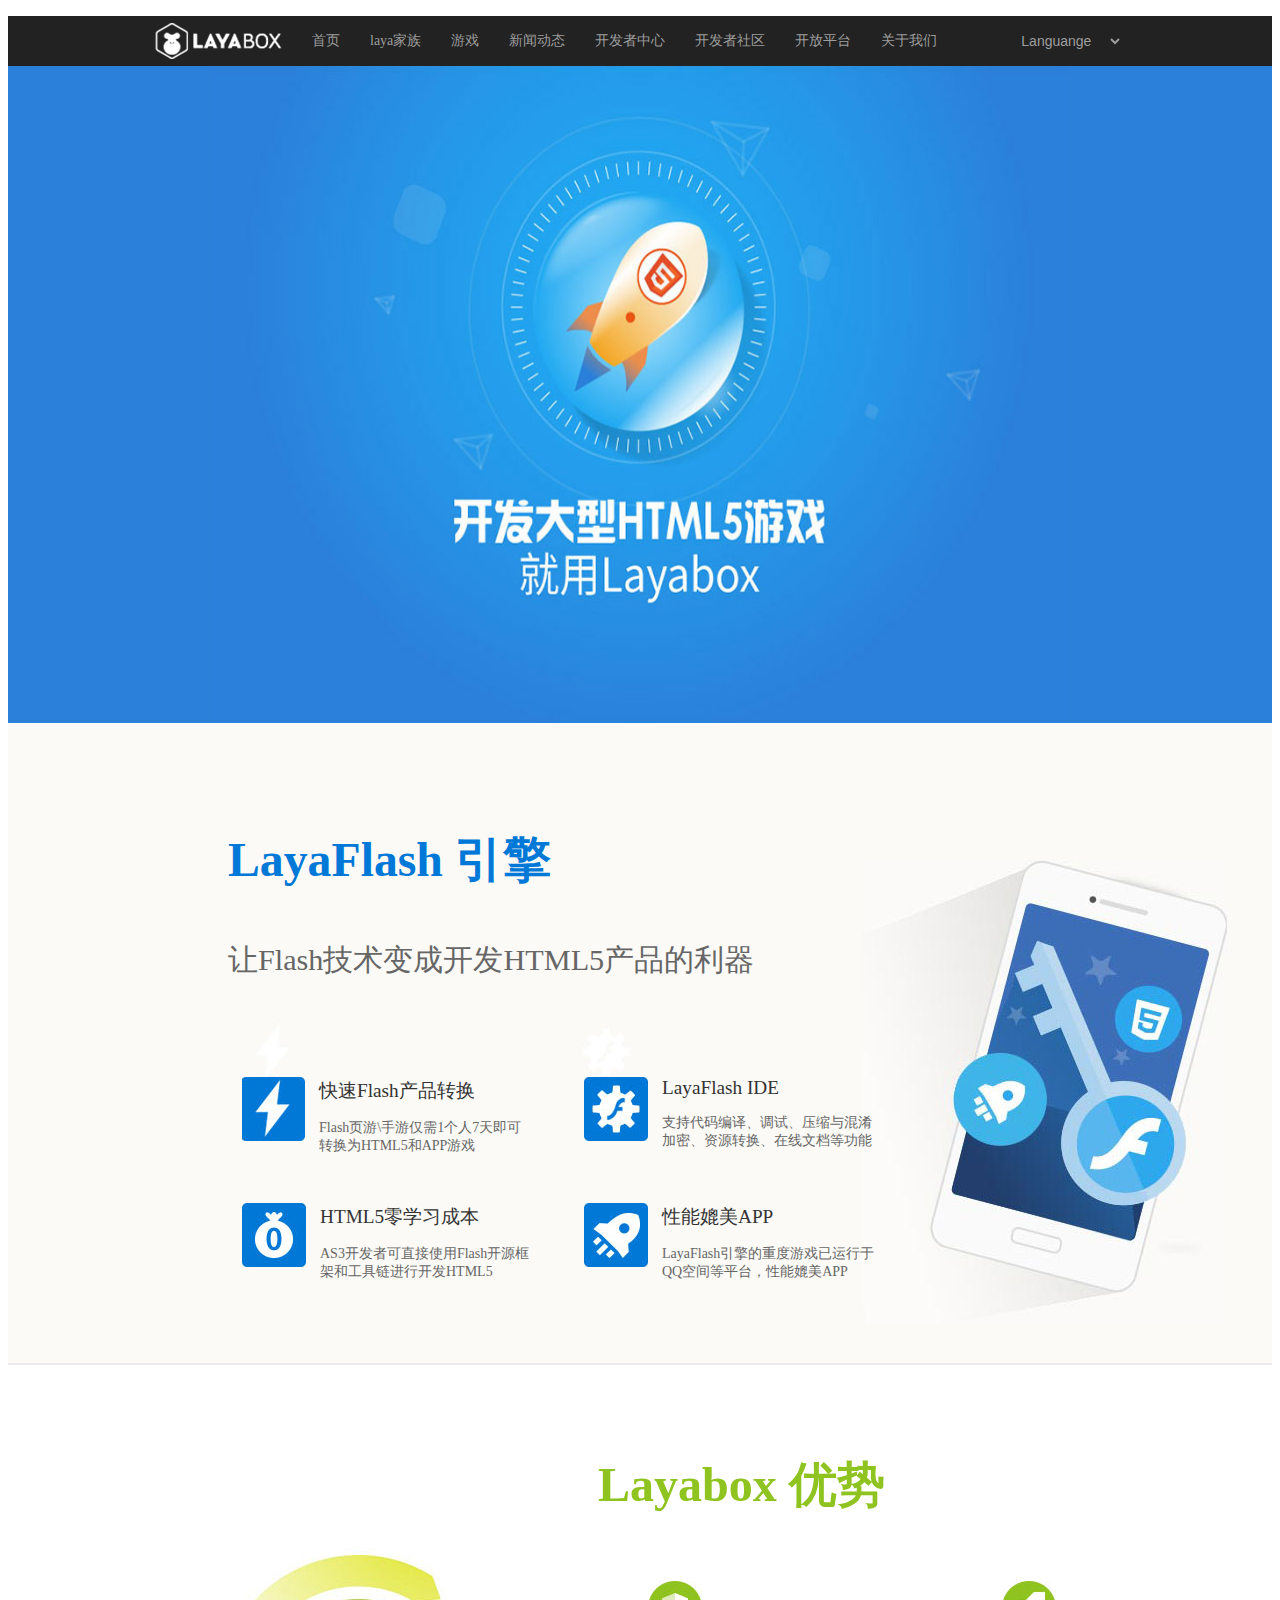
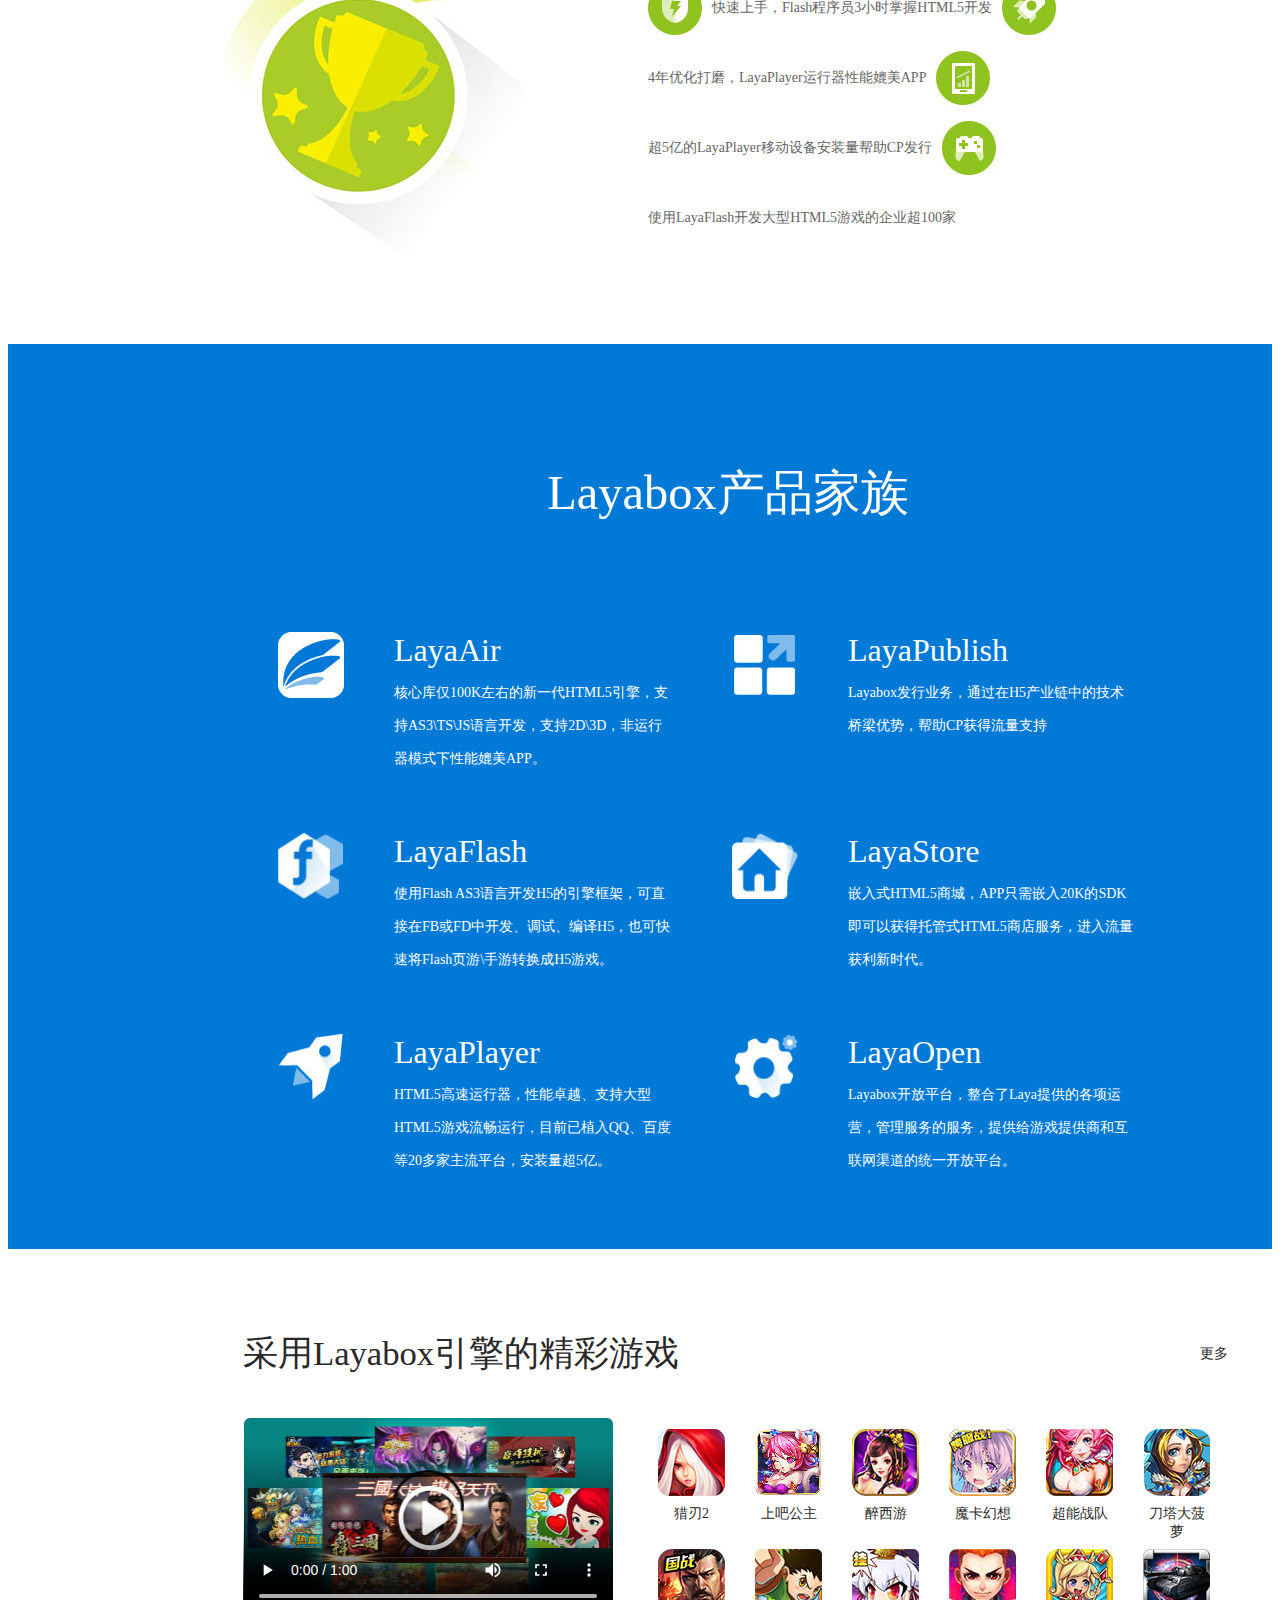
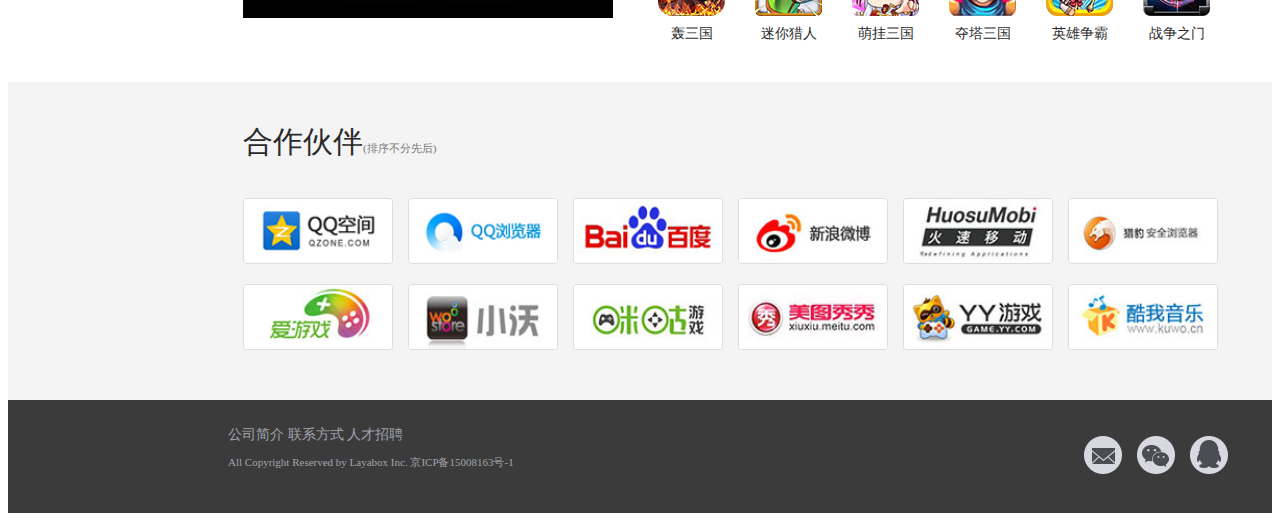
<file: index.html>
<!DOCTYPE html>
<html lang="en">
<head>
    <meta charset="UTF-8">
    <meta name="viewport" content="width=device-width, initial-scale=1.0">
    <link rel="stylesheet" href="style/index.css">
    <title>layabox</title>
</head>
<body>
    <div class="wap">

        <header>
            <nav>
                <div class="logo">
                  <a href=""><img src="images/logo1_03.png"></a> 
                </div>
                <ul>
                    <li><a href="index.html" >首页</a></li>
                    <li><a href="family.html" >laya家族</a></li>
                    <li><a href="game.html" >游戏</a></li>
                    <li><a href="new.html" >新闻动态</a></li>
                    <li><a href="" >开发者中心</a></li>
                    <li><a href="" >开发者社区</a></li>
                    <li><a href="" >开放平台</a></li>
                    <li><a href="about.html" >关于我们</a></li>
                </ul>
                <select class="lan" id="">
                    <option value="">Languange</option>
                    <option value="">English</option>
                    <option value="">Chiness</option>
                </select>
            </nav>
        </header>
        <div class="clear"></div>
        <section class="banner">
            <div>
                <a href=""><img src="images/banner.jpg" alt=""></a>
            </div>

        </section>
        <!-- <div class="clear"></div> -->
        <section class="engin">
            <div class="box">
                <div class="box1">
                    <p class="p1">LayaFlash 引擎</p>
                    <p class="p2">让Flash技术变成开发HTML5产品的利器</p>
                </div>
                <div class="box2">
                    <ul style="padding-left: 0px;">
                        <li class="li"><a href=""><img src="images/engin1.jpg" alt="" class="engin_img"></a></li>
                        <li class="li">
                            <ul style="padding-left: 0px;">快速Flash产品转换
                                <li>Flash页游\手游仅需1个人7天即可</li>
                                <li>转换为HTML5和APP游戏</li>
                            </ul>
                        </li>
                    </ul>
                </div>
                <div class="box2">
                    <ul style="padding-left: 0px;">
                        <li class="li"><a href=""><img src="images/engin2.jpg" alt="" class="engin_img"></a></li>
                        <li class="li">
                            <ul style="padding-left: 0px;">LayaFlash IDE
                                <li>支持代码编译、调试、压缩与混淆</li>
                                <li>加密、资源转换、在线文档等功能</li>
                            </ul>
                        </li>
                    </ul>
                </div>
                <div class="box2">
                    <ul style="padding-left: 0px;">
                        <li class="li"><a href=""><img src="images/engin3.jpg" alt="" class="engin_img"></a></li>
                        <li class="li">
                            <ul style="padding-left: 0px;">HTML5零学习成本
                                <li>AS3开发者可直接使用Flash开源框</li>
                                <li>架和工具链进行开发HTML5</li>
                            </ul>
                        </li>
                    </ul>
                </div>
                <div class="box2">
                    <ul style="padding-left: 0px;">
                        <li class="li"><a href=""><img src="images/engin4.jpg" alt="" class="engin_img"></a></li>
                        <li class="li">
                            <ul style="padding-left: 0px;">性能媲美APP
                                <li>LayaFlash引擎的重度游戏已运行于 </li>
                                <li>QQ空间等平台，性能媲美APP</li>
                            </ul>
                        </li>
                    </ul>
                </div>

            </div>

        </section>

        <section class="good">
            <div>
                        <p>Layabox 优势</p>

                        <ul class="flo">
                            <li><img src="images/good1.jpg" alt=""></li>
                            <li>快速上手，Flash程序员3小时掌握HTML5开发</li>
                        </ul>
                        <!-- <div class="clear"></div> -->

                        <ul class="flo">
                            <li><img src="images/good2.jpg" alt=""></li>
                            <li>4年优化打磨，LayaPlayer运行器性能媲美APP</li>
                        </ul>
                        <ul class="flo">
                            <li><img src="images/good3.jpg" alt=""></li>
                            <li>超5亿的LayaPlayer移动设备安装量帮助CP发行</li>
                        </ul>
                        <ul class="flo">
                            <li><img src="images/good4.jpg" alt=""></li>
                            <li>使用LayaFlash开发大型HTML5游戏的企业超100家</li>
                        </ul>
            </div>

        </section>

        <section class="fam">
            <div class="fam_box">
                <p>Layabox产品家族</p>
                <div class="fam_div">
                    <ul>
                        <li class="fam_li"><a href=""><img src="images/fam1.jpg"  class="img" ></a></li>
                        <li class="fam_li">
                            <ul>LayaAir
                                <li>核心库仅100K左右的新一代HTML5引擎，支</li>
                                <li>持AS3\TS\JS语言开发，支持2D\3D，非运行</li>
                                <li>器模式下性能媲美APP。</li>
                            </ul>
                        </li>
                    </ul>
                </div>
                <div class="fam_div">
                    <ul>
                        <li class="fam_li"><a href=""><img src="images/fam2.jpg"  class="img" ></a></li>
                        <li class="fam_li">
                            <ul>LayaPublish
                                <li>Layabox发行业务，通过在H5产业链中的技术</li>
                                <li>桥梁优势，帮助CP获得流量支持</li>
                                <li></li>
                            </ul>
                        </li>
                    </ul>
                </div>
                <div class="fam_div">
                    <ul>
                        <li class="fam_li"><a href=""><img src="images/fam3.jpg"  class="img" ></a></li>
                        <li class="fam_li">
                            <ul>LayaFlash
                                <li>使用Flash AS3语言开发H5的引擎框架，可直</li>
                                <li>接在FB或FD中开发、调试、编译H5，也可快</li>
                                <li>速将Flash页游\手游转换成H5游戏。</li>
                            </ul>
                        </li>
                    </ul>
                </div>
                <div class="fam_div">
                    <ul>
                        <li class="fam_li"><a href=""><img src="images/fam4.jpg"  class="img" ></a></li>
                        <li class="fam_li">
                            <ul>LayaStore
                                <li>嵌入式HTML5商城，APP只需嵌入20K的SDK</li>
                                <li>即可以获得托管式HTML5商店服务，进入流量</li>
                                <li>获利新时代。</li>
                            </ul>
                        </li>
                    </ul>
                </div>
                <div class="fam_div">
                    <ul>
                        <li class="fam_li"><a href=""><img src="images/fam5.jpg"  class="img" ></a></li>
                        <li class="fam_li">
                            <ul>LayaPlayer
                                <li>HTML5高速运行器，性能卓越、支持大型</li>
                                <li>HTML5游戏流畅运行，目前已植入QQ、百度</li>
                                <li>等20多家主流平台，安装量超5亿。</li>
                            </ul>
                        </li>
                    </ul>
                </div>
                <div class="fam_div">
                    <ul>
                        <li class="fam_li"><a href=""><img src="images/fam6.jpg"  class="img" ></a></li>
                        <li class="fam_li">
                            <ul>LayaOpen
                                <li>Layabox开放平台，整合了Laya提供的各项运</li>
                                <li>营，管理服务的服务，提供给游戏提供商和互</li>
                                <li>联网渠道的统一开放平台。</li>
                            </ul>
                        </li>
                    </ul>
                </div>

            </div>
        </section>

        <section class="game">
            <div class="g_box">
                <p class="p1">采用Layabox引擎的精彩游戏</p>
                <div class="p1a"><a href="">更多</a></div>
                <div class="clear"></div>
                <div>
                    <ul>
                        <li class="li"><video controls="controls" width="370px" height="200px" poster="images/game_img.jpg"><source src="images/movie.mp4" type="video/mp4"></video></li>
                        <!-- <li class="li"><video src="images/game_img.mp4"></video></li> -->
                        <li class="li">
                            <div class="li_div">
                                <div>
                                    <a href="">  <img src="images/game1.jpg" alt=""></a>
                                    <p>猎刃2</p>
                                </div>
                                <div>
                                    <a href="">  <img src="images/game2.jpg" alt=""></a>
                                    <p>上吧公主</p>
                                </div>
                                <div>
                                    <a href="">   <img src="images/game3.jpg" alt=""></a>
                                    <p>醉西游</p>
                                </div>
                                <div>
                                    <a href="">  <img src="images/game4.jpg" alt=""></a>
                                    <p>魔卡幻想</p>
                                </div>
                                <div>
                                    <a href="">  <img src="images/game5.jpg" alt=""></a>
                                    <p>超能战队</p>
                                </div>
                                <div>
                                    <a href="">  <img src="images/game6.jpg" alt=""></a>
                                    <p>刀塔大菠萝</p>
                                </div>
                                <div>
                                    <a href="">   <img src="images/game7.jpg" alt=""></a>
                                    <p>轰三国</p>
                                </div>
                                <div>
                                    <a href="">   <img src="images/game8.jpg" alt=""></a>
                                    <p>迷你猎人</p>
                                </div>
                                <div>
                                    <a href="">    <img src="images/game9.jpg" alt=""></a>
                                    <p>萌挂三国</p>
                                </div>
                                <div>
                                    <a href="">   <img src="images/game10.jpg" alt=""></a>
                                    <p>夺塔三国</p>
                                </div>
                                <div>
                                    <a href="">   <img src="images/game11.jpg" alt=""></a>
                                    <p>英雄争霸</p>
                                </div>
                                <div>
                                    <a href="">   <img src="images/game12.jpg" alt=""></a>
                                    <p>战争之门</p>
                                </div>

                            </div>
                        </li>
                    </ul>

                </div>

            </div>

        </section>
        <div class="clear"></div>

        <section class="par">
            <div class="par_box">
                <p>合作伙伴<span>(排序不分先后)</span></p>
                <div class="par_div">
                    <div>
                        <a href=""><img src="images/par1.png" ></a>
                    </div>
                    <div>
                        <a href=""> <img src="images/par2.png" ></a>
                    </div>
                    <div>
                        <a href="">  <img src="images/par3.png" ></a>
                    </div>
                    <div>
                        <a href=""> <img src="images/par4.jpg" ></a>
                    </div>
                    <div>
                        <a href=""><img src="images/par5.jpg" ></a>
                    </div>
                    <div>
                        <a href=""> <img src="images/par6.jpg" ></a>
                    </div>
                    <div>
                        <a href="">  <img src="images/par7.jpg" ></a>
                    </div>
                    <div>
                        <a href="">  <img src="images/par8.jpg" ></a>
                    </div>
                    <div>
                        <a href="">  <img src="images/par9.jpg" ></a>
                    </div>
                    <div>
                        <a href=""> <img src="images/par10.jpg" ></a>
                    </div>
                    <div>
                        <a href="">  <img src="images/par11.jpg" ></a>
                    </div>
                    <div>
                        <a href="">  <img src="images/par12.jpg" ></a>
                    </div>

                </div>
                <!-- <img src="images/erweima.png" class="er"> -->
            </div>
        </section>

        <section class="fooder">
            <div class="fbox">
                <div class="div">
                    <p class="p1">公司简介 联系方式 人才招聘</p>
                    <p class="p2">All Copyright Reserved by Layabox Inc. 京ICP备15008163号-1 </p>
                </div>
                <!-- <img src="images/erweima.png" class="er"> -->
                <div class="div">
                    <ul>
                        <li><a href=""><img src="images/food3.jpg"  > </a></li>
                        <li><a href=""><img src="images/food2.jpg"  > <img src="images/erweima.png" class="er"></a></li>
                        <li><a href=""><img src="images/food1.jpg"  > </a></li>
                    </ul>
                </div>
            </div>
        </section>
        

















    </div>
</body>
</html>
</file>
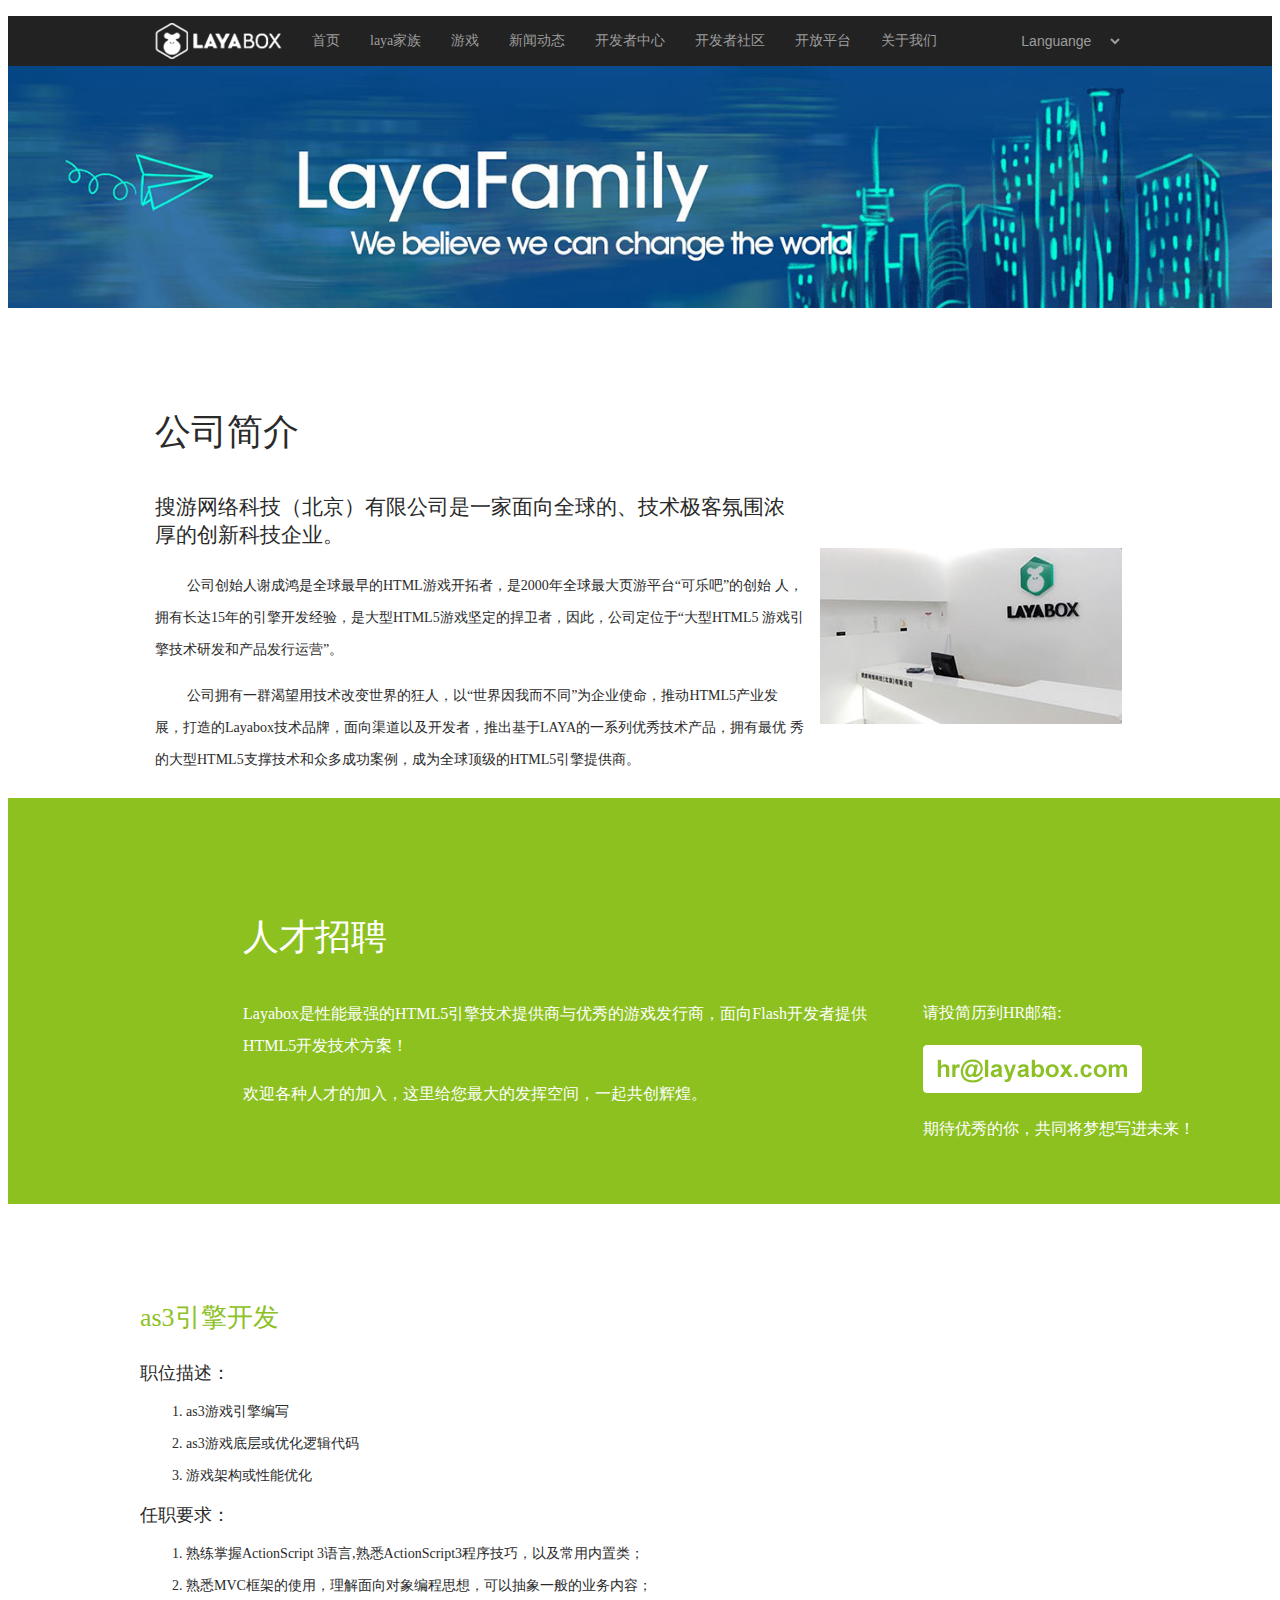
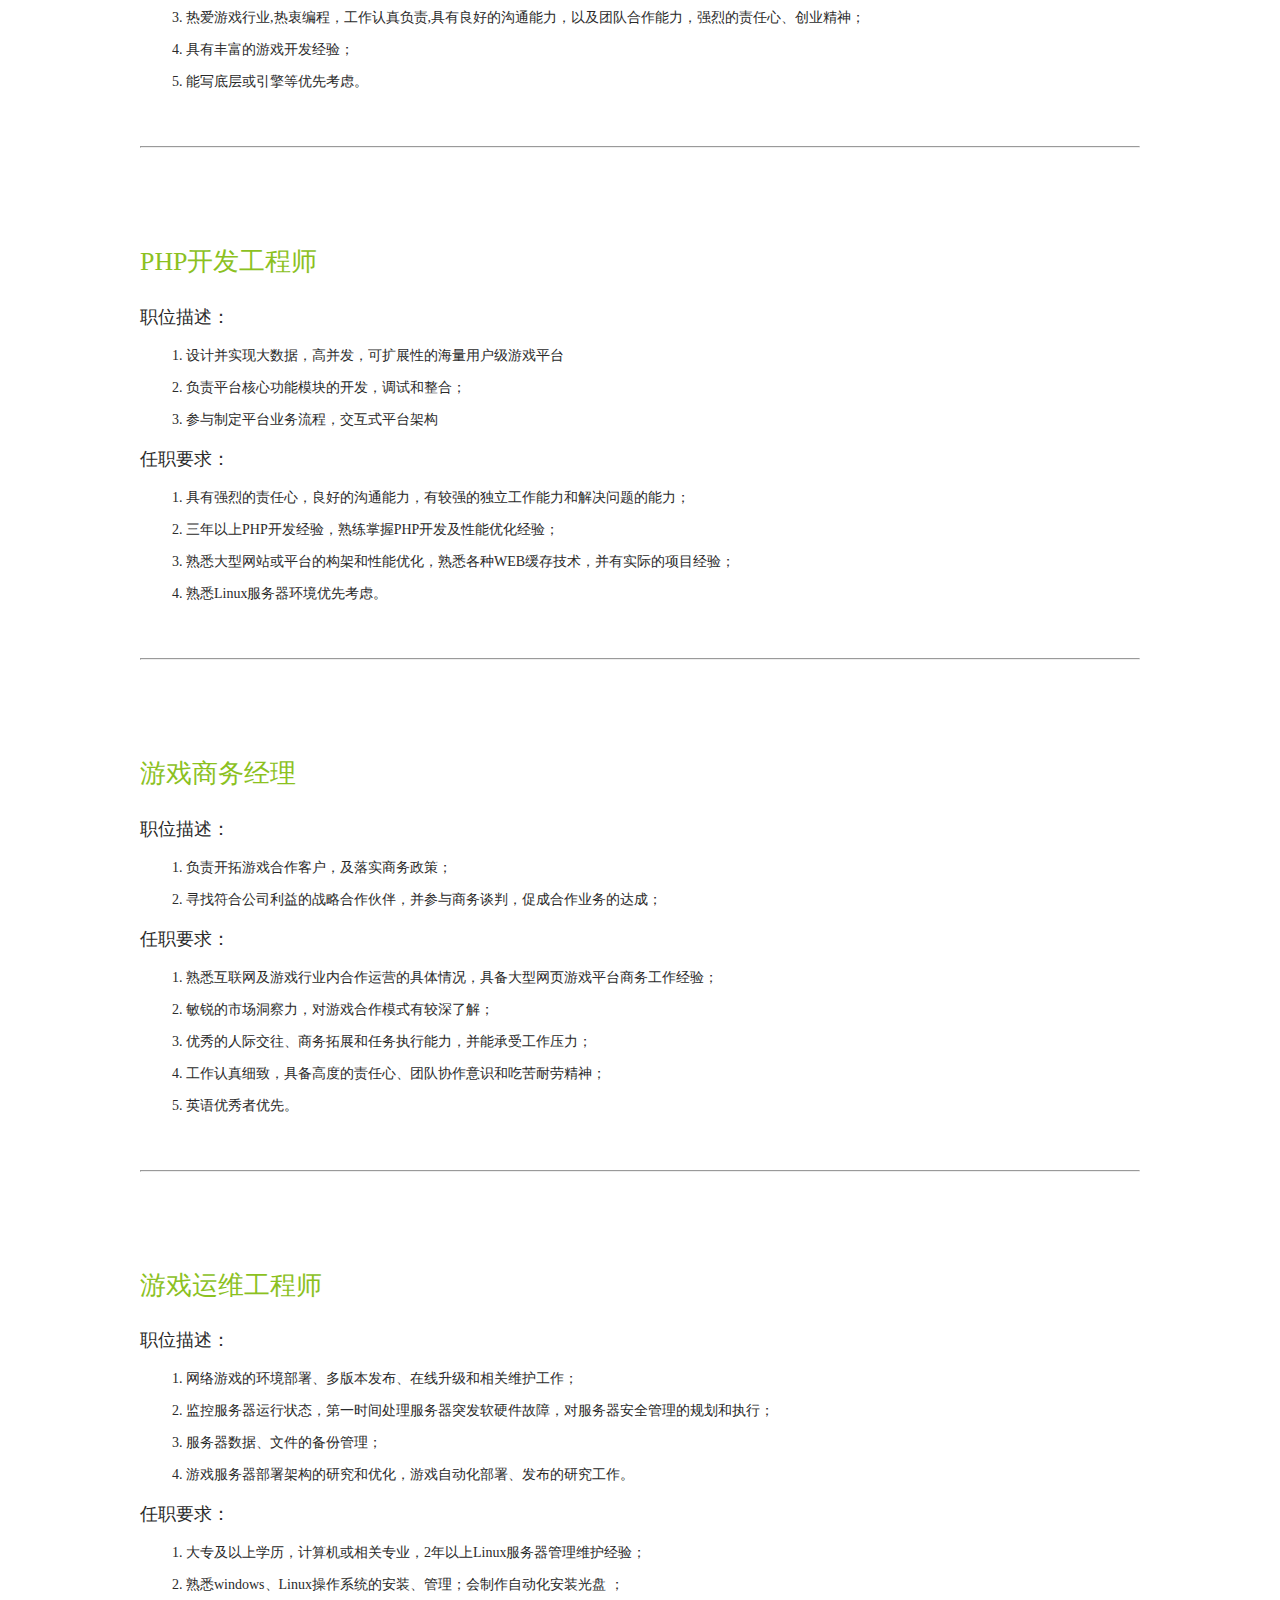
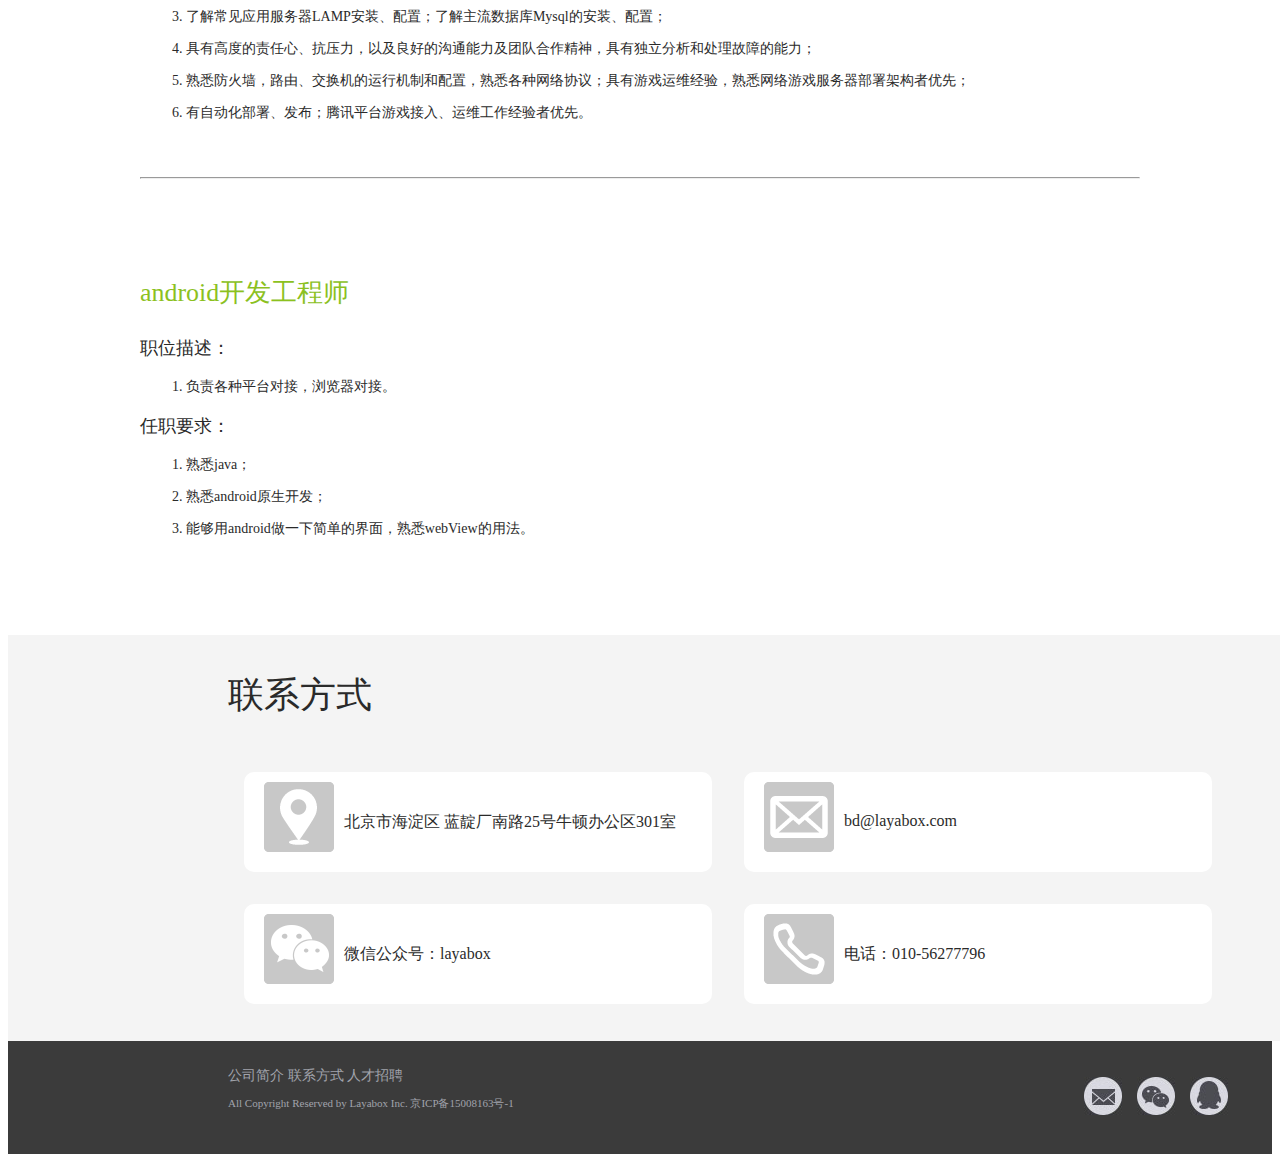
<file: about.html>
<!DOCTYPE html>
<html lang="en">
<head>
    <meta charset="UTF-8">
    <meta name="viewport" content="width=device-width, initial-scale=1.0">
    <title>关于我们</title>
    <link rel="stylesheet" href="style/about.css">
</head>
<body>
    <header>
        <nav>
            <div class="logo">
              <a href=""><img src="images/logo1_03.png"></a> 
            </div>
            <ul>
                <li><a href="index.html" >首页</a></li>
                <li><a href="family.html" >laya家族</a></li>
                <li><a href="game.html" >游戏</a></li>
                <li><a href="new.html" >新闻动态</a></li>
                <li><a href="" >开发者中心</a></li>
                <li><a href="" >开发者社区</a></li>
                <li><a href="" >开放平台</a></li>
                <li><a href="about.html" >关于我们</a></li>
            </ul>
            <select class="lan" id="">
                <option value="">Languange</option>
                <option value="">English</option>
                <option value="">Chiness</option>
            </select>
        </nav>
    </header>
    <div class="banner">
         <img src="images/about_banner.jpg">
    </div>
    <div class="box">
        <div class="jianjie">
            <div class="font">
                <p class="p1">公司简介</p>
                <p class="p2">搜游网络科技（北京）有限公司是一家面向全球的、技术极客氛围浓
                    厚的创新科技企业。</p>
                <p class="p3">公司创始人谢成鸿是全球最早的HTML游戏开拓者，是2000年全球最大页游平台“可乐吧”的创始
                    人，拥有长达15年的引擎开发经验，是大型HTML5游戏坚定的捍卫者，因此，公司定位于“大型HTML5
                    游戏引擎技术研发和产品发行运营”。</p>
                <p class="p3">公司拥有一群渴望用技术改变世界的狂人，以“世界因我而不同”为企业使命，推动HTML5产业发
                    展，打造的Layabox技术品牌，面向渠道以及开发者，推出基于LAYA的一系列优秀技术产品，拥有最优
                    秀的大型HTML5支撑技术和众多成功案例，成为全球顶级的HTML5引擎提供商。
                    </p>
            </div>
            <div class="img"><img src= "images/jianjie.jpg"></div>
        </div>
                                </div>
        <div class="rencai">
            <div class="r_font">
                <p class="p1">人才招聘</p>
                <p class="p2">Layabox是性能最强的HTML5引擎技术提供商与优秀的游戏发行商，面向Flash开发者提供
                    HTML5开发技术方案！</p>
                <p class="p2">欢迎各种人才的加入，这里给您最大的发挥空间，一起共创辉煌。</p>
            </div>
            <div class="r_img">
                <p class="p1">请投简历到HR邮箱:</p>
                <img src="images/about_wangzhan.png" alt="">
                <p class="p1">期待优秀的你，共同将梦想写进未来！</p>
            </div>

        </div>
                                <div class="box">
        <div class="kaifa">
            <p class="maxp1">as3引擎开发</p>
            <p class="maxp2">职位描述：</p>
            <p class="maxp3">1. as3游戏引擎编写</p>
            <p class="maxp3">2. as3游戏底层或优化逻辑代码</p>
            <p class="maxp3">3. 游戏架构或性能优化</p>

            <p class="maxp2">任职要求：</p>
            <p class="maxp3">1. 熟练掌握ActionScript 3语言,熟悉ActionScript3程序技巧，以及常用内置类；</p>
            <p class="maxp3">2. 熟悉MVC框架的使用，理解面向对象编程思想，可以抽象一般的业务内容；</p>
            <p class="maxp3">3. 热爱游戏行业,热衷编程，工作认真负责,具有良好的沟通能力，以及团队合作能力，强烈的责任心、创业精神；</p>
            <p class="maxp3">4. 具有丰富的游戏开发经验；</p>
            <p class="maxp3">5. 能写底层或引擎等优先考虑。</p>

        </div>
        <hr class="hr">
        <div class="">
            <p class="maxp1">PHP开发工程师</p>

            <p class="maxp2">职位描述：</p>
            <p class="maxp3">1.  设计并实现大数据，高并发，可扩展性的海量用户级游戏平台</p>
            <p class="maxp3">2.  负责平台核心功能模块的开发，调试和整合；</p>
            <p class="maxp3">3.  参与制定平台业务流程，交互式平台架构</p>

            <p class="maxp2">任职要求：</p>
            <p class="maxp3">1.  具有强烈的责任心，良好的沟通能力，有较强的独立工作能力和解决问题的能力；</p>
            <p class="maxp3">2.  三年以上PHP开发经验，熟练掌握PHP开发及性能优化经验；</p>
            <p class="maxp3">3.  熟悉大型网站或平台的构架和性能优化，熟悉各种WEB缓存技术，并有实际的项目经验； </p>
            <p class="maxp3">4.  熟悉Linux服务器环境优先考虑。</p>

        </div>
        <hr class="hr">
        <div class="">
            <p class="maxp1">游戏商务经理</p>

            <p class="maxp2">职位描述：</p>
            <p class="maxp3">1.  负责开拓游戏合作客户，及落实商务政策；</p>
            <p class="maxp3">2.  寻找符合公司利益的战略合作伙伴，并参与商务谈判，促成合作业务的达成；</p>

            <p class="maxp2">任职要求：</p>
            <p class="maxp3">1.  熟悉互联网及游戏行业内合作运营的具体情况，具备大型网页游戏平台商务工作经验；</p>
            <p class="maxp3">2.  敏锐的市场洞察力，对游戏合作模式有较深了解；</p>
            <p class="maxp3">3.  优秀的人际交往、商务拓展和任务执行能力，并能承受工作压力；</p>
            <p class="maxp3">4.  工作认真细致，具备高度的责任心、团队协作意识和吃苦耐劳精神；</p>
            <p class="maxp3">5.  英语优秀者优先。</p>
        </div>
        <hr class="hr">
        <div class="">
            <p class="maxp1">游戏运维工程师</p>

            <p class="maxp2">职位描述：</p>
            <p class="maxp3">1.  网络游戏的环境部署、多版本发布、在线升级和相关维护工作；</p>
            <p class="maxp3">2.  监控服务器运行状态，第一时间处理服务器突发软硬件故障，对服务器安全管理的规划和执行；</p>
            <p class="maxp3">3.  服务器数据、文件的备份管理； </p>
            <p class="maxp3">4.  游戏服务器部署架构的研究和优化，游戏自动化部署、发布的研究工作。</p>

            <p class="maxp2">任职要求：</p>
            <p class="maxp3">1.  大专及以上学历，计算机或相关专业，2年以上Linux服务器管理维护经验； </p>
            <p class="maxp3">2.  熟悉windows、Linux操作系统的安装、管理；会制作自动化安装光盘 ； </p>
            <p class="maxp3">3.  了解常见应用服务器LAMP安装、配置；了解主流数据库Mysql的安装、配置； </p>
            <p class="maxp3">4.  具有高度的责任心、抗压力，以及良好的沟通能力及团队合作精神，具有独立分析和处理故障的能力；</p>
            <p class="maxp3">5.  熟悉防火墙，路由、交换机的运行机制和配置，熟悉各种网络协议；具有游戏运维经验，熟悉网络游戏服务器部署架构者优先； </p>
            <p class="maxp3">6.  有自动化部署、发布；腾讯平台游戏接入、运维工作经验者优先。</p>
        </div>
        <hr class="hr">
        <div class="android">
            <p class="maxp1">android开发工程师</p>

            <p class="maxp2">职位描述：</p>
            <p class="maxp3">1.  负责各种平台对接，浏览器对接。</p>

            <p class="maxp2">任职要求：</p>
            <p class="maxp3">1.  熟悉java；</p>
            <p class="maxp3">2.  熟悉android原生开发；</p>
            <p class="maxp3">3.  能够用android做一下简单的界面，熟悉webView的用法。</p>
        </div>



    </div>
    <div class="way">
        <div><p class="p1">联系方式</p></div>
        <div class="table">
            <div class="ca">
                <a href=""><img src="images/about-1.png" alt=""></a>
                <span class="span">北京市海淀区 蓝靛厂南路25号牛顿办公区301室</span> 
            </div>
            <div class="ca">
                <a href="">   <img src="images/about-2.png" alt=""></a>
                <span class="span">bd@layabox.com</span> 
            </div>
            <div class="ca">
                <a href="">   <img src="images/about-3.png" alt=""></a>
                <span class="span">微信公众号：layabox</span> 
            </div>
            <div class="ca">
                <a href="">  <img src="images/about-4.png" alt=""></a>
                <span class="span">电话：010-56277796</span> 
            </div>

        </div>
        

    </div>

    <div class="fooder">
        <div class="fbox">
            <div class="div">
                <p class="p1">公司简介 联系方式 人才招聘</p>
                <p class="p2">All Copyright Reserved by Layabox Inc. 京ICP备15008163号-1 </p>
            </div>
            <!-- <img src="images/erweima.png" class="er"> -->
            <div class="div">
                <ul>
                    <li><a href=""><img src="images/food3.jpg"  > </a></li>
                    <li><a href=""><img src="images/food2.jpg"  > <img src="images/erweima.png" class="er"></a></li>
                    <li><a href=""><img src="images/food1.jpg"  > </a></li>
                </ul>
            </div>
        </div>
    </div>
</body>
</html>
</file>
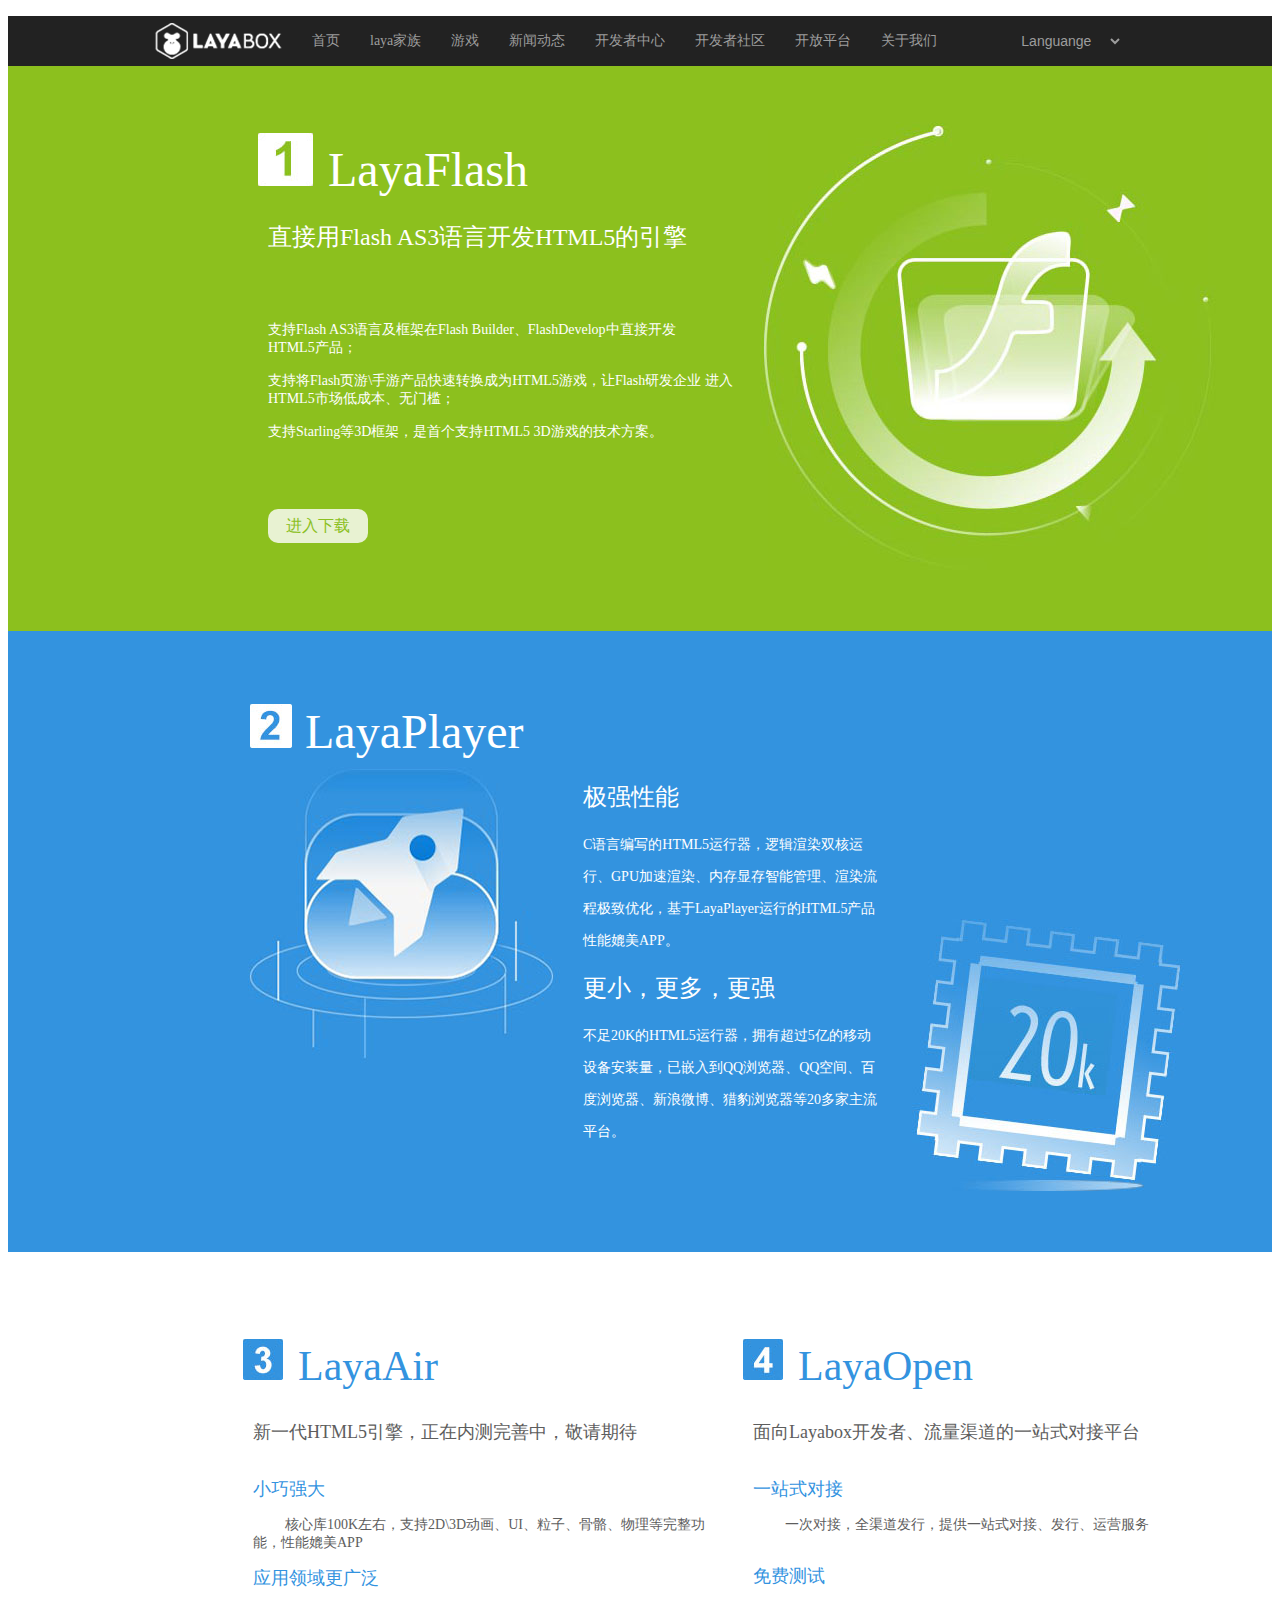
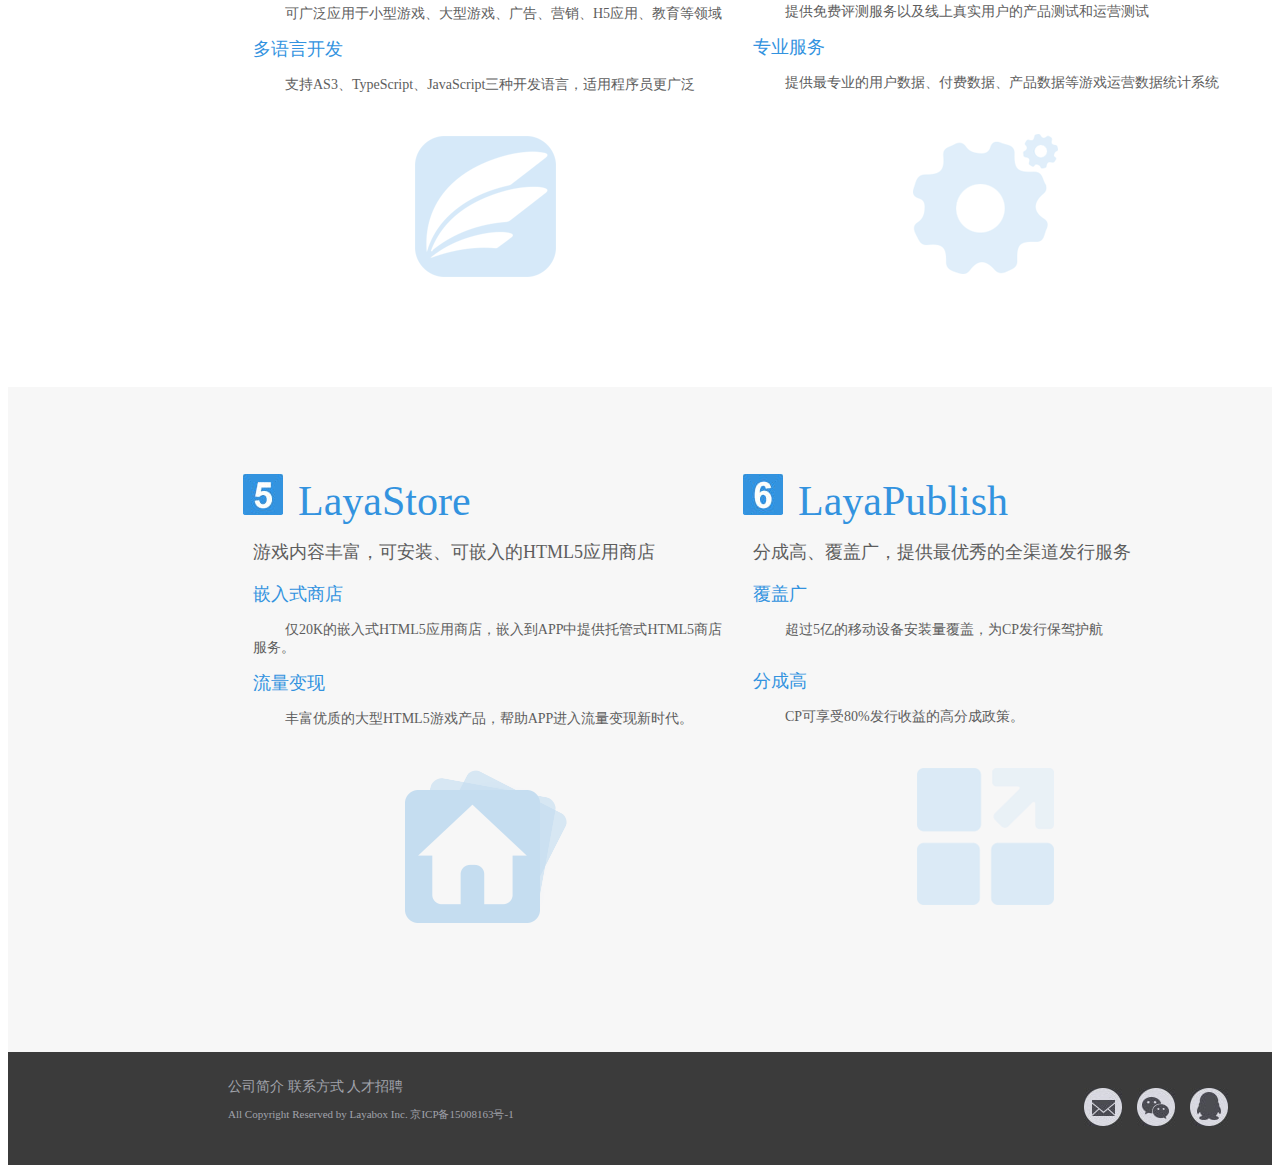
<file: family.html>
<!DOCTYPE html>
<html lang="en">
<head>
    <meta charset="UTF-8">
    <meta name="viewport" content="width=device-width, initial-scale=1.0">
    <title>laya家族</title>
    <link rel="stylesheet" href="style/family.css">
</head>
<body>
    <header>
        <nav>
            <div class="logo">
              <a href=""><img src="images/logo1_03.png"></a> 
            </div>
            <ul>
                <li><a href="index.html" >首页</a></li>
                <li><a href="family.html" >laya家族</a></li>
                <li><a href="game.html" >游戏</a></li>
                <li><a href="new.html" >新闻动态</a></li>
                <li><a href="" >开发者中心</a></li>
                <li><a href="" >开发者社区</a></li>
                <li><a href="" >开放平台</a></li>
                <li><a href="about.html" >关于我们</a></li>
            </ul>
            <select class="lan" id="">
                <option value="">Languange</option>
                <option value="">English</option>
                <option value="">Chiness</option>
            </select>
        </nav>
    </header>
    <section class="banner">
        <div class="box">
            <img src="images/family_1.jpg" alt=""><span>LayaFlash</span>
            <p class="p1">直接用Flash AS3语言开发HTML5的引擎 </p>
            <div>
            <p>支持Flash AS3语言及框架在Flash Builder、FlashDevelop中直接开发<br>
                HTML5产品；</p>
            <p>支持将Flash页游\手游产品快速转换成为HTML5游戏，让Flash研发企业
                进入HTML5市场低成本、无门槛；</p>
            <p>支持Starling等3D框架，是首个支持HTML5 3D游戏的技术方案。</p>
            </div>
            
            <a href="">进入下载</a>
        </div>
    </section>
    <section class="banner2">
        <div>
            <img src="images/family_2.jpg" alt=""><span>LayaPlayer</span>
        </div>
        <div class="p">
            <p class="p1">极强性能</p>

            <p class="p2">C语言编写的HTML5运行器，逻辑渲染双核运</p>
            <p class="p2">行、GPU加速渲染、内存显存智能管理、渲染流</p>
            <p class="p2">程极致优化，基于LayaPlayer运行的HTML5产品</p>
            <p class="p2">性能媲美APP。</p>

            <p class="p1">更小，更多，更强</p>

            <p class="p2">不足20K的HTML5运行器，拥有超过5亿的移动</p>
            <p class="p2">设备安装量，已嵌入到QQ浏览器、QQ空间、百</p>
            <p class="p2">度浏览器、新浪微博、猎豹浏览器等20多家主流</p>
            <p class="p2">平台。</p>

        </div>
        <div>

        </div>
    </section>
    <section class="table">
        <div class="box">
            <div class="left">
                <img src="images/family_3.jpg" alt=""><span>LayaAir</span>
                <p class="p7">新一代HTML5引擎，正在内测完善中，敬请期待</p>

                <p class="p8">小巧强大</p>
                <p class="p9">核心库100K左右，支持2D\3D动画、UI、粒子、骨骼、物理等完整功
                    能，性能媲美APP<br>
                </p>
                
                <p class="p8">应用领域更广泛</p>
                <p class="p9">可广泛应用于小型游戏、大型游戏、广告、营销、H5应用、教育等领域</p>
                
                <p class="p8">多语言开发</p>
                <p class="p9">支持AS3、TypeScript、JavaScript三种开发语言，适用程序员更广泛</p>
                <div class="img">
                    <img src="images/family_table_1.png" alt="">
                </div>

            </div>
            <div class="left">
                <img src="images/family_4.jpg" alt=""><span>LayaOpen</span>
                <p class="p7">面向Layabox开发者、流量渠道的一站式对接平台</p>

                <p class="p8">一站式对接</p>
                <p class="p9">一次对接，全渠道发行，提供一站式对接、发行、运营服务<br>
                        &nbsp;
                </p>
                
                <p class="p8">免费测试</p>
                <p class="p9">提供免费评测服务以及线上真实用户的产品测试和运营测试</p>
                
                <p class="p8">专业服务</p>
                <p class="p9">提供最专业的用户数据、付费数据、产品数据等游戏运营数据统计系统</p>
                <div class="img">
                    <img src="images/family_table_2.png" alt="">
                </div>

            </div>
        </div>
    </section>
    <section class="table2">
        <div class="box">
            <div class="left">
                <img src="images/family_5.jpg" alt=""><span>LayaStore</span>
                <p class="p7">游戏内容丰富，可安装、可嵌入的HTML5应用商店</p>

                <p class="p8">嵌入式商店</p>
                <p class="p9">仅20K的嵌入式HTML5应用商店，嵌入到APP中提供托管式HTML5商店
                    服务。<br>
                </p>
                
                <p class="p8">流量变现</p>
                <p class="p9">丰富优质的大型HTML5游戏产品，帮助APP进入流量变现新时代。</p>
                
                <!-- <p class="p8">多语言开发</p>
                <p class="p9">支持AS3、TypeScript、JavaScript三种开发语言，适用程序员更广泛</p> -->
                <div class="img">
                    <img src="images/family_table_3.png" alt="">
                </div>

            </div>
            <div class="left">
                <img src="images/family_6.jpg" alt=""><span>LayaPublish</span>
                <p class="p7">分成高、覆盖广，提供最优秀的全渠道发行服务</p>

                <p class="p8">覆盖广</p>
                <p class="p9">超过5亿的移动设备安装量覆盖，为CP发行保驾护航<br>
                    &nbsp;
                </p>
                
                <p class="p8">分成高</p>
                <p class="p9">CP可享受80%发行收益的高分成政策。</p>
                
                <!-- <p class="p8">多语言开发</p>
                <p class="p9">支持AS3、TypeScript、JavaScript三种开发语言，适用程序员更广泛</p> -->
                <div class="img">
                    <img src="images/family_table_4.png" alt="">
                </div>

            </div>
        </div>
    </section>

    <div class="fooder">
        <div class="fbox">
            <div class="div">
                <p class="p1">公司简介 联系方式 人才招聘</p>
                <p class="p2">All Copyright Reserved by Layabox Inc. 京ICP备15008163号-1 </p>
            </div>
            <!-- <img src="images/erweima.png" class="er"> -->
            <div class="div">
                <ul>
                    <li><a href=""><img src="images/food3.jpg"  > </a></li>
                    <li><a href=""><img src="images/food2.jpg"  > <img src="images/erweima.png" class="er"></a></li>
                    <li><a href=""><img src="images/food1.jpg"  > </a></li>
                </ul>
            </div>
        </div>
    </div>

    
</body>
</html>
</file>
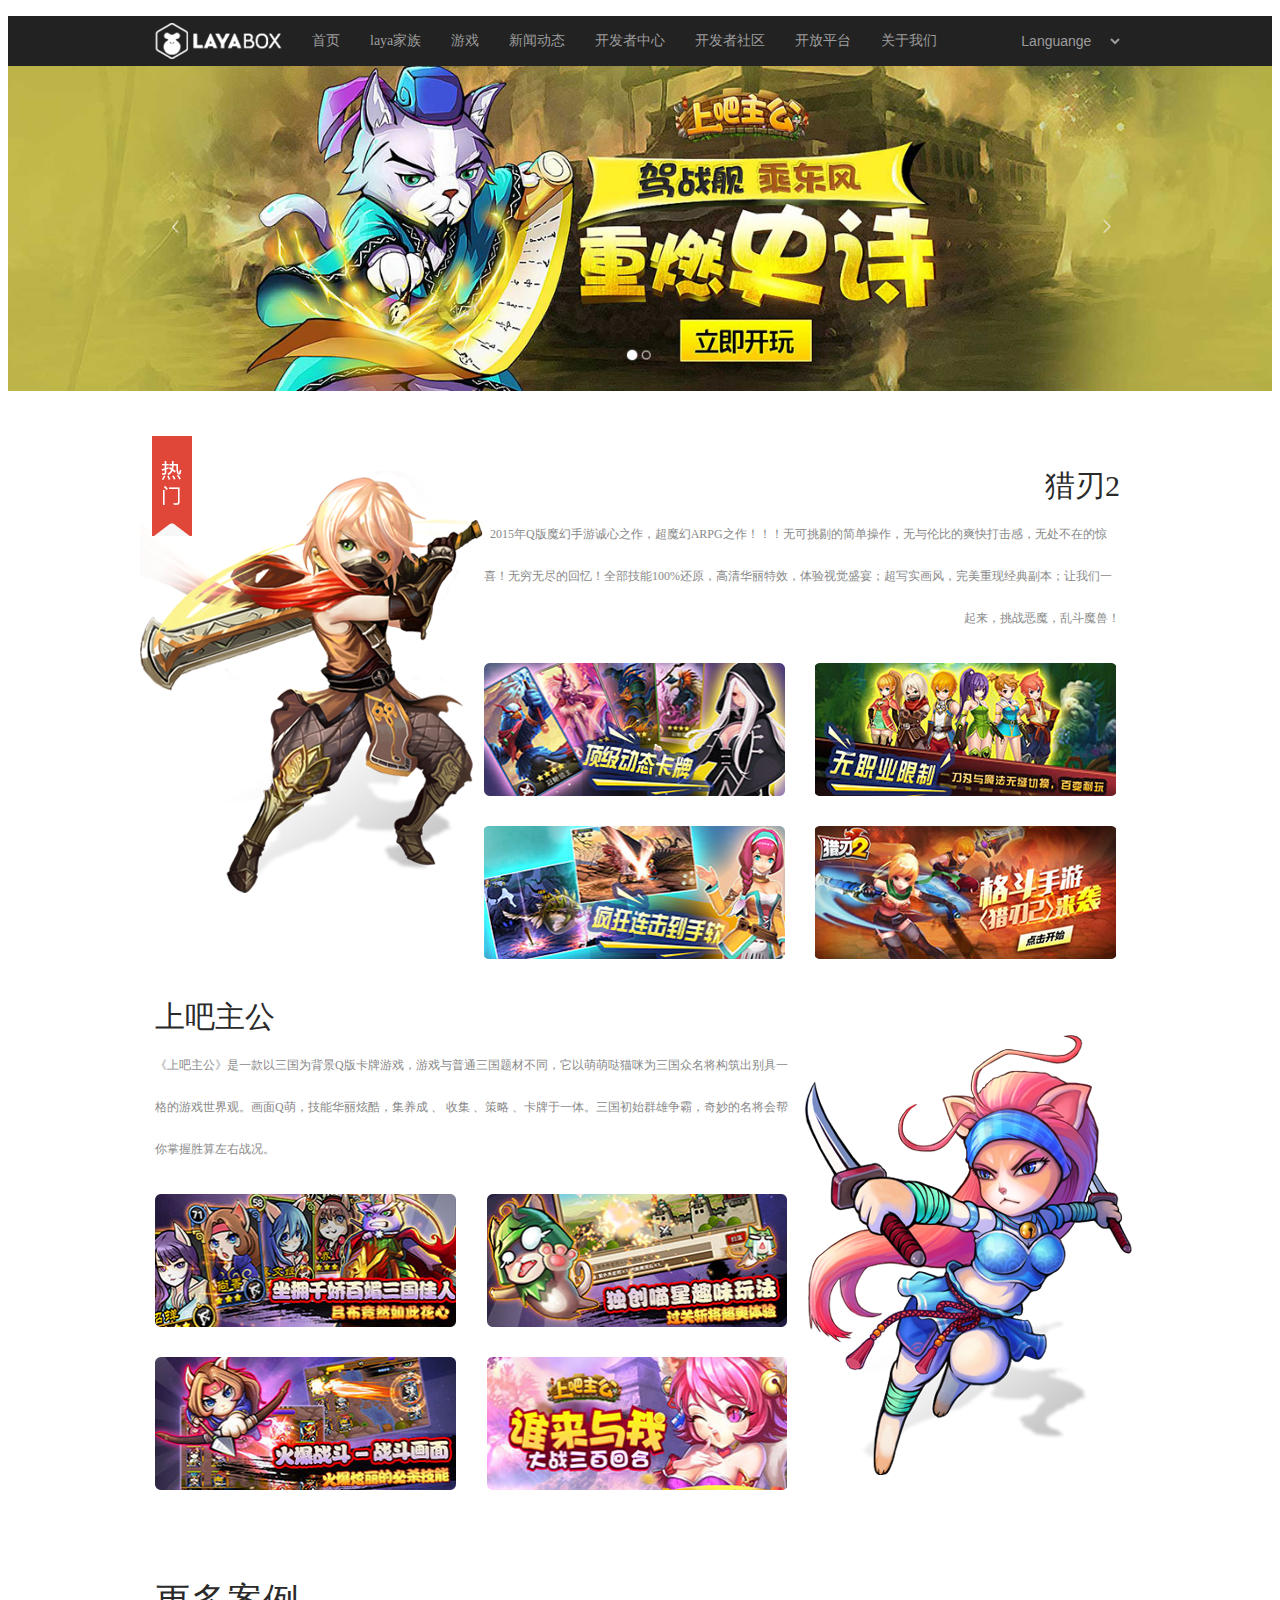
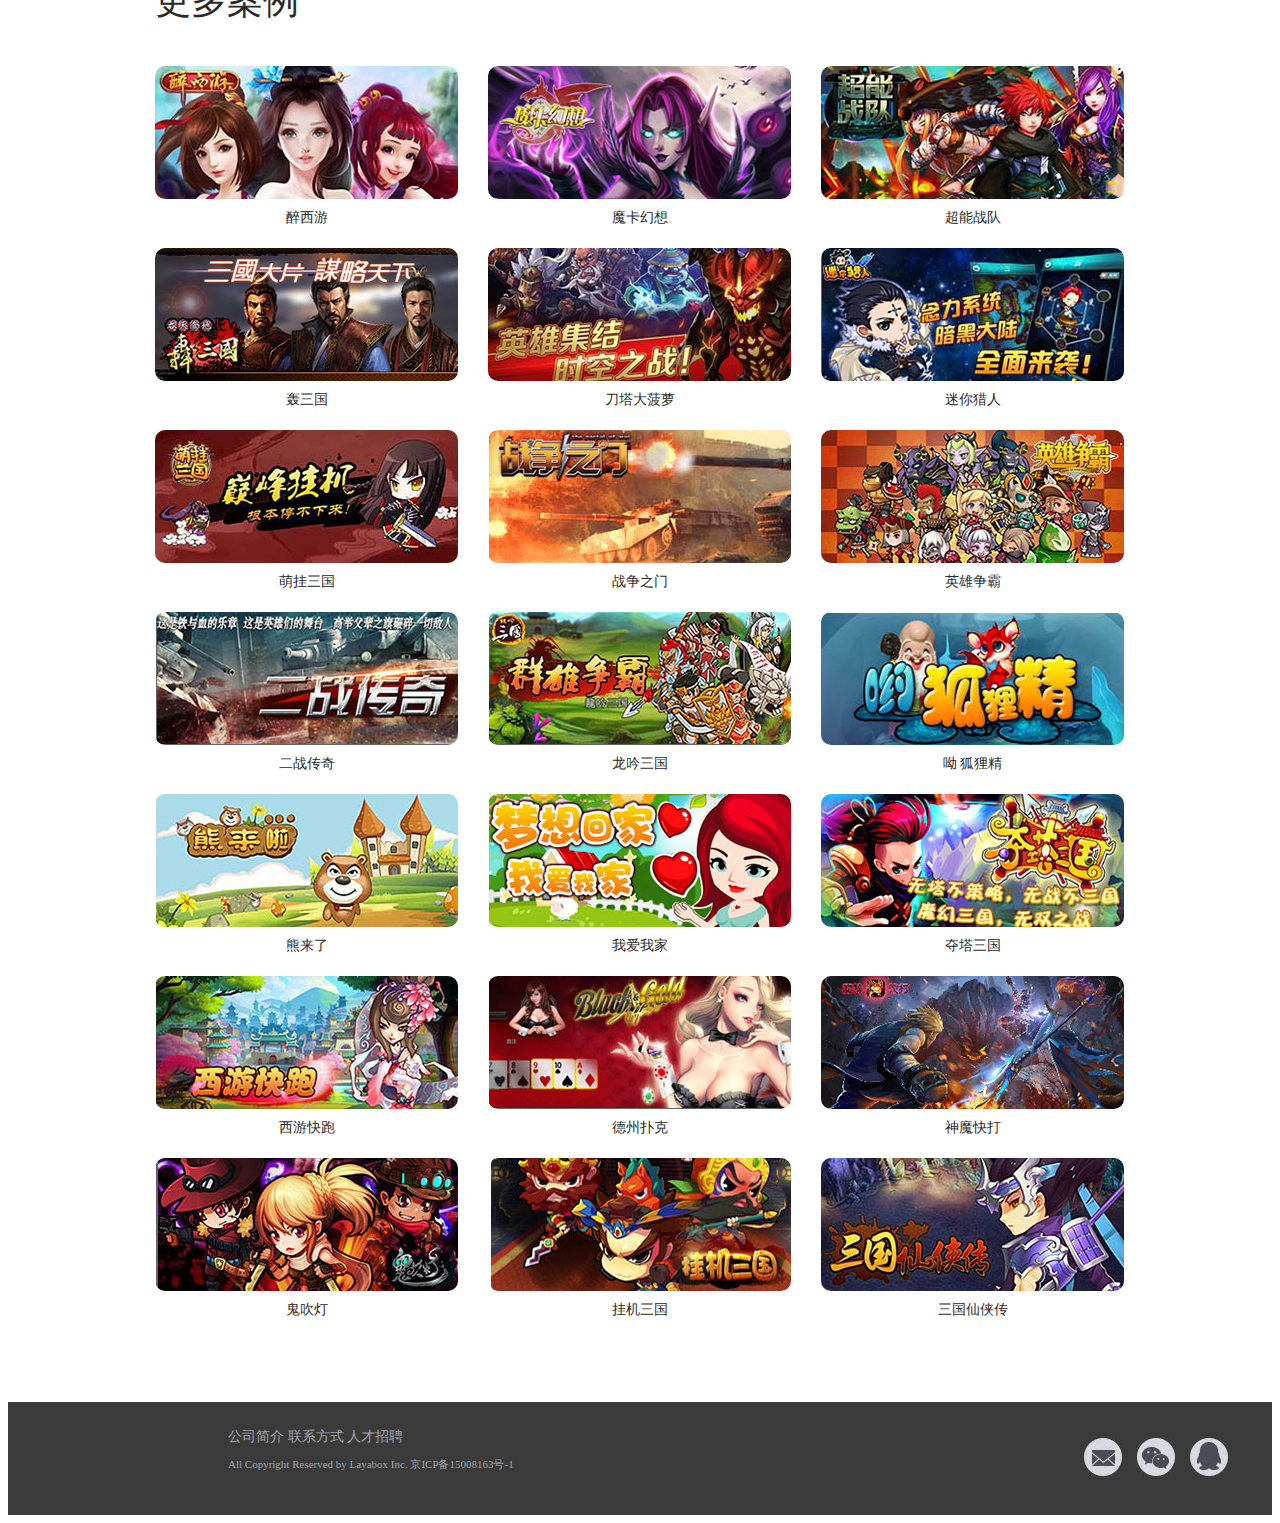
<file: game.html>
<!DOCTYPE html>
<html lang="en">
<head>
    <meta charset="UTF-8">
    <meta name="viewport" content="width=device-width, initial-scale=1.0">
    <title>Document</title>
    <link rel="stylesheet" href="style/game.css">
</head>
<body>
    <header>
        <nav>
            <div class="logo">
              <a href=""><img src="images/logo1_03.png"></a> 
            </div>
            <ul>
                <li><a href="index.html" >首页</a></li>
                <li><a href="family.html" >laya家族</a></li>
                <li><a href="game.html" >游戏</a></li>
                <li><a href="new.html" >新闻动态</a></li>
                <li><a href="" >开发者中心</a></li>
                <li><a href="" >开发者社区</a></li>
                <li><a href="" >开放平台</a></li>
                <li><a href="about.html" >关于我们</a></li>
            </ul>
            <select class="lan" id="">
                <option value="">Languange</option>
                <option value="">English</option>
                <option value="">Chiness</option>
            </select>
        </nav>
    </header>
    <div class="banner">
        <a href=""><img src="images/game_banner1.jpg"></a>
    </div>
    <div class="box">   
        <div class="lieren">
            <div class="lr">
                <p class="p1">猎刃2</p>
                <p class="p2">&nbsp;&nbsp;2015年Q版魔幻手游诚心之作，超魔幻ARPG之作！！！无可挑剔的简单操作，无与伦比的爽快打击感，无处不在的惊</p>
                <p class="p2">喜！无穷无尽的回忆！全部技能100%还原，高清华丽特效，体验视觉盛宴；超写实画风，完美重现经典副本；让我们一</p>
                <p class="p3">起来，挑战恶魔，乱斗魔兽！</p>
                <div class="left">
                   <a href=""> <img src="images/lieren_1.png" alt="" class="img1"></a>
                    <a href=""><img src="images/lieren2.png" alt="" class="img2"></a>
                </div>
                <div class="left">
                    <a href=""><img src="images/lieren_3.png" alt="" class="img1"></a>
                   <a href=""> <img src="images/lieren_4.png" alt="" class="img2"></a>
                </div>
            </div>
        </div>

        <div class="zhugong">
            <div class="zg">
                <p class="p1">上吧主公</p>
                <p class="p2">《上吧主公》是一款以三国为背景Q版卡牌游戏，游戏与普通三国题材不同，它以萌萌哒猫咪为三国众名将构筑出别具一</p>
                <p class="p2">格的游戏世界观。画面Q萌，技能华丽炫酷，集养成 、 收集 、策略 、卡牌于一体。三国初始群雄争霸，奇妙的名将会帮</p>
                <p class="p2">你掌握胜算左右战况。</p>
                <div class="left">
                   <a href=""><img src="images/zhugong_1.png" alt="" class="img1"></a> 
                    <a href=""><img src="images/zhugong_2.png" alt="" class="img2"></a>
                </div>
                <div class="left">
                    <a href=""><img src="images/zhugong_3.png" alt="" class="img1"></a> 
                   <a href=""> <img src="images/zhugong_4.png" alt="" class="img2"></a>
                </div>
            </div>
        </div>

        <div class="anli">
            <p class="p4">更多案例</p>
            <div class="game_table">
                <a href="" class="game_a" style="background:url('images/game_anli_1.jpg');">
                    <div class="game_div">
                        <p class="p5">《醉西游》是一款以西游记题材为背景的ARPG游
                            戏，采用Layabox引擎开发，唯美的画面、音乐悠
                            扬，极具神话感；流畅的战斗，有趣的剧情、炫酷的
                            职业、华丽的技能、神秘的副本、激烈的仙战……</p>
                    </div>
                    <p class="p6">醉西游</p>
                </a>
                <a href="" class="game_b" style="background:url('images/game_anli_2.jpg');">
                    <div class="game_div">
                        <p class="p5">《醉西游》是一款以西游记题材为背景的ARPG游
                            戏，采用Layabox引擎开发，唯美的画面、音乐悠
                            扬，极具神话感；流畅的战斗，有趣的剧情、炫酷的
                            职业、华丽的技能、神秘的副本、激烈的仙战……</p>
                    </div>
                    <p class="p6">魔卡幻想</p>
                </a>
                <a href="" class="game_b" style="background:url('images/game_anli_3.jpg');">
                    <div class="game_div">
                        <p class="p5">《醉西游》是一款以西游记题材为背景的ARPG游
                            戏，采用Layabox引擎开发，唯美的画面、音乐悠
                            扬，极具神话感；流畅的战斗，有趣的剧情、炫酷的
                            职业、华丽的技能、神秘的副本、激烈的仙战……</p>
                    </div>
                    <p class="p6">超能战队</p>
                </a>
            </div>
            <div class="game_table">
                <a href="" class="game_a" style="background:url('images/game_anli_4.jpg');">
                    <div class="game_div">
                        <p class="p5">《醉西游》是一款以西游记题材为背景的ARPG游
                            戏，采用Layabox引擎开发，唯美的画面、音乐悠
                            扬，极具神话感；流畅的战斗，有趣的剧情、炫酷的
                            职业、华丽的技能、神秘的副本、激烈的仙战……</p>
                    </div>
                    <p class="p6">轰三国</p>
                </a>
                <a href="" class="game_b" style="background:url('images/game_anli_5.jpg');">
                    <div class="game_div">
                        <p class="p5">《醉西游》是一款以西游记题材为背景的ARPG游
                            戏，采用Layabox引擎开发，唯美的画面、音乐悠
                            扬，极具神话感；流畅的战斗，有趣的剧情、炫酷的
                            职业、华丽的技能、神秘的副本、激烈的仙战……</p>
                    </div>
                    <p class="p6">刀塔大菠萝</p>
                </a>
                <a href="" class="game_b" style="background:url('images/game_anli_6.jpg');">
                    <div class="game_div">
                        <p class="p5">《醉西游》是一款以西游记题材为背景的ARPG游
                            戏，采用Layabox引擎开发，唯美的画面、音乐悠
                            扬，极具神话感；流畅的战斗，有趣的剧情、炫酷的
                            职业、华丽的技能、神秘的副本、激烈的仙战……</p>
                    </div>
                    <p class="p6">迷你猎人</p>
                </a>
            </div>
            <div class="game_table">
                <a href="" class="game_a" style="background:url('images/game_anli_7.jpg');">
                    <div class="game_div">
                        <p class="p5">《醉西游》是一款以西游记题材为背景的ARPG游
                            戏，采用Layabox引擎开发，唯美的画面、音乐悠
                            扬，极具神话感；流畅的战斗，有趣的剧情、炫酷的
                            职业、华丽的技能、神秘的副本、激烈的仙战……</p>
                    </div>
                    <p class="p6">萌挂三国</p>
                </a>
                <a href="" class="game_b" style="background:url('images/game_anli_8.jpg');">
                    <div class="game_div">
                        <p class="p5">《醉西游》是一款以西游记题材为背景的ARPG游
                            戏，采用Layabox引擎开发，唯美的画面、音乐悠
                            扬，极具神话感；流畅的战斗，有趣的剧情、炫酷的
                            职业、华丽的技能、神秘的副本、激烈的仙战……</p>
                    </div>
                    <p class="p6">战争之门</p>
                </a>
                <a href="" class="game_b" style="background:url('images/game_anli_9.jpg');">
                    <div class="game_div">
                        <p class="p5">《醉西游》是一款以西游记题材为背景的ARPG游
                            戏，采用Layabox引擎开发，唯美的画面、音乐悠
                            扬，极具神话感；流畅的战斗，有趣的剧情、炫酷的
                            职业、华丽的技能、神秘的副本、激烈的仙战……</p>
                    </div>
                    <p class="p6">英雄争霸</p>
                </a>
            </div>
            <div class="game_table">
                <a href="" class="game_a" style="background:url('images/game_anli_10.jpg');">
                    <div class="game_div">
                        <p class="p5">《醉西游》是一款以西游记题材为背景的ARPG游
                            戏，采用Layabox引擎开发，唯美的画面、音乐悠
                            扬，极具神话感；流畅的战斗，有趣的剧情、炫酷的
                            职业、华丽的技能、神秘的副本、激烈的仙战……</p>
                    </div>
                    <p class="p6">二战传奇</p>
                </a>
                <a href="" class="game_b" style="background:url('images/game_anli_11.jpg');">
                    <div class="game_div">
                        <p class="p5">《醉西游》是一款以西游记题材为背景的ARPG游
                            戏，采用Layabox引擎开发，唯美的画面、音乐悠
                            扬，极具神话感；流畅的战斗，有趣的剧情、炫酷的
                            职业、华丽的技能、神秘的副本、激烈的仙战……</p>
                    </div>
                    <p class="p6">龙吟三国</p>
                </a>
                <a href="" class="game_b" style="background:url('images/game_anli_12.jpg');">
                    <div class="game_div">
                        <p class="p5">《醉西游》是一款以西游记题材为背景的ARPG游
                            戏，采用Layabox引擎开发，唯美的画面、音乐悠
                            扬，极具神话感；流畅的战斗，有趣的剧情、炫酷的
                            职业、华丽的技能、神秘的副本、激烈的仙战……</p>
                    </div>
                    <p class="p6">呦 狐狸精</p>
                </a>
            </div>
            <div class="game_table">
                <a href="" class="game_a" style="background:url('images/game_anli_13.jpg');">
                    <div class="game_div">
                        <p class="p5">《醉西游》是一款以西游记题材为背景的ARPG游
                            戏，采用Layabox引擎开发，唯美的画面、音乐悠
                            扬，极具神话感；流畅的战斗，有趣的剧情、炫酷的
                            职业、华丽的技能、神秘的副本、激烈的仙战……</p>
                    </div>
                    <p class="p6">熊来了</p>
                </a>
                <a href="" class="game_b" style="background:url('images/game_anli_14.jpg');">
                    <div class="game_div">
                        <p class="p5">《醉西游》是一款以西游记题材为背景的ARPG游
                            戏，采用Layabox引擎开发，唯美的画面、音乐悠
                            扬，极具神话感；流畅的战斗，有趣的剧情、炫酷的
                            职业、华丽的技能、神秘的副本、激烈的仙战……</p>
                    </div>
                    <p class="p6">我爱我家</p>
                </a>
                <a href="" class="game_b" style="background:url('images/game_anli_15.jpg');">
                    <div class="game_div">
                        <p class="p5">《醉西游》是一款以西游记题材为背景的ARPG游
                            戏，采用Layabox引擎开发，唯美的画面、音乐悠
                            扬，极具神话感；流畅的战斗，有趣的剧情、炫酷的
                            职业、华丽的技能、神秘的副本、激烈的仙战……</p>
                    </div>
                    <p class="p6">夺塔三国</p>
                </a>
            </div>
            <div class="game_table">
                <a href="" class="game_a" style="background:url('images/game_anli_16.jpg');">
                    <div class="game_div">
                        <p class="p5">《醉西游》是一款以西游记题材为背景的ARPG游
                            戏，采用Layabox引擎开发，唯美的画面、音乐悠
                            扬，极具神话感；流畅的战斗，有趣的剧情、炫酷的
                            职业、华丽的技能、神秘的副本、激烈的仙战……</p>
                    </div>
                    <p class="p6">西游快跑</p>
                </a>
                <a href="" class="game_b" style="background:url('images/game_anli_17.jpg');">
                    <div class="game_div">
                        <p class="p5">《醉西游》是一款以西游记题材为背景的ARPG游
                            戏，采用Layabox引擎开发，唯美的画面、音乐悠
                            扬，极具神话感；流畅的战斗，有趣的剧情、炫酷的
                            职业、华丽的技能、神秘的副本、激烈的仙战……</p>
                    </div>
                    <p class="p6">德州扑克</p>
                </a>
                <a href="" class="game_b" style="background:url('images/game_anli_18.jpg');">
                    <div class="game_div">
                        <p class="p5">《醉西游》是一款以西游记题材为背景的ARPG游
                            戏，采用Layabox引擎开发，唯美的画面、音乐悠
                            扬，极具神话感；流畅的战斗，有趣的剧情、炫酷的
                            职业、华丽的技能、神秘的副本、激烈的仙战……</p>
                    </div>
                    <p class="p6">神魔快打</p>
                </a>
            </div>
            <div class="game_table">
                <a href="" class="game_a" style="background:url('images/game_anli_19.jpg');">
                    <div class="game_div">
                        <p class="p5">《醉西游》是一款以西游记题材为背景的ARPG游
                            戏，采用Layabox引擎开发，唯美的画面、音乐悠
                            扬，极具神话感；流畅的战斗，有趣的剧情、炫酷的
                            职业、华丽的技能、神秘的副本、激烈的仙战……</p>
                    </div>
                    <p class="p6">鬼吹灯</p>
                </a>
                <a href="" class="game_b" style="background:url('images/game_anli_20.jpg');">
                    <div class="game_div">
                        <p class="p5">《醉西游》是一款以西游记题材为背景的ARPG游
                            戏，采用Layabox引擎开发，唯美的画面、音乐悠
                            扬，极具神话感；流畅的战斗，有趣的剧情、炫酷的
                            职业、华丽的技能、神秘的副本、激烈的仙战……</p>
                    </div>
                    <p class="p6">挂机三国</p>
                </a>
                <a href="" class="game_b" style="background:url('images/game_anli_21.jpg');">
                    <div class="game_div">
                        <p class="p5">《醉西游》是一款以西游记题材为背景的ARPG游
                            戏，采用Layabox引擎开发，唯美的画面、音乐悠
                            扬，极具神话感；流畅的战斗，有趣的剧情、炫酷的
                            职业、华丽的技能、神秘的副本、激烈的仙战……</p>
                    </div>
                    <p class="p6">三国仙侠传</p>
                </a>
            </div>
        </div>
    </div>

    <div class="fooder">
        <div class="fbox">
            <div class="div">
                <p class="p1">公司简介 联系方式 人才招聘</p>
                <p class="p2">All Copyright Reserved by Layabox Inc. 京ICP备15008163号-1 </p>
            </div>
            <!-- <img src="images/erweima.png" class="er"> -->
            <div class="div">
                <ul>
                    <li><a href=""><img src="images/food3.jpg"  > </a></li>
                    <li><a href=""><img src="images/food2.jpg"  > <img src="images/erweima.png" class="er"></a></li>
                    <li><a href=""><img src="images/food1.jpg"  > </a></li>
                </ul>
            </div>
        </div>
    </div>


</body>
</html>
</file>
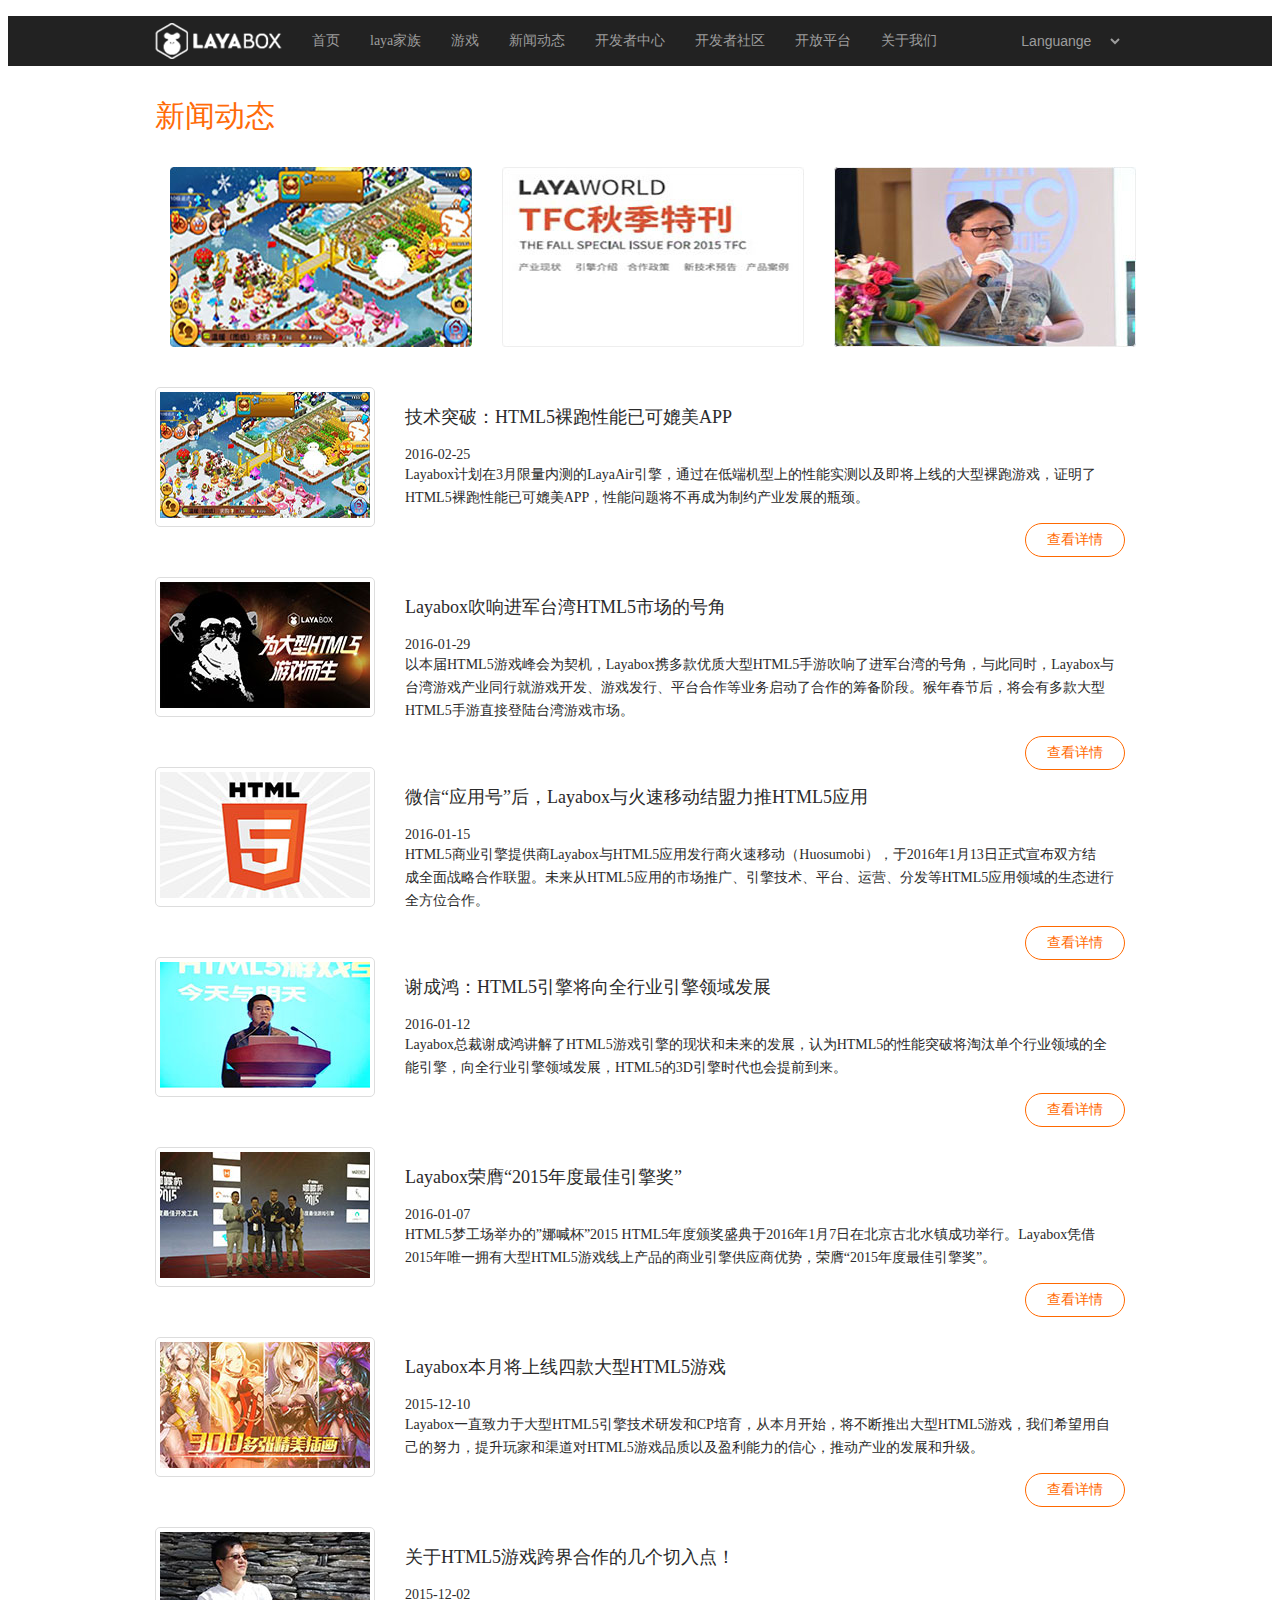
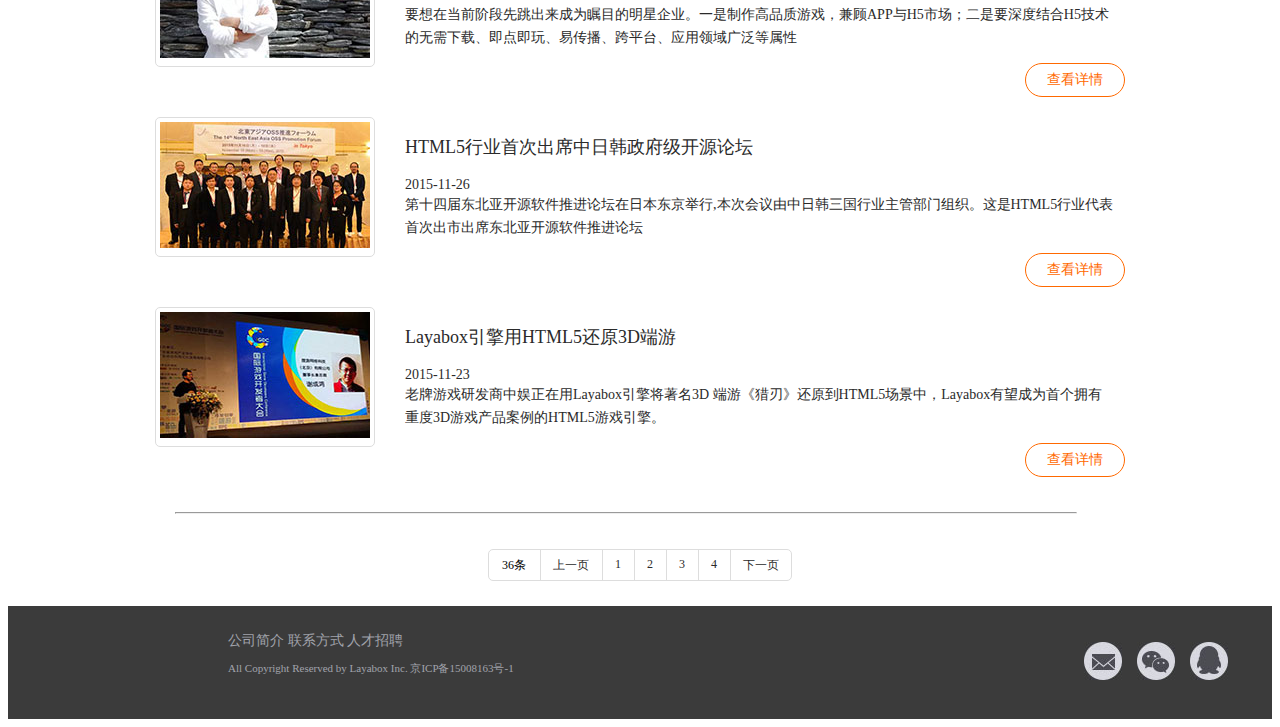
<file: new.html>
<!DOCTYPE html>
<html lang="en">
<head>
    <meta charset="UTF-8">
    <meta name="viewport" content="width=device-width, initial-scale=1.0">
    <title>新闻</title>
    <link rel="stylesheet" href="style/new.css">
</head>
<body>
    <div class="wap">
        <header>
            <nav>
                <div class="logo">
                    <a href=""><img src="images/logo1_03.png"></a> 
                </div>
                    <ul>
                        <li><a href="index.html" >首页</a></li>
                        <li><a href="family.html" >laya家族</a></li>
                        <li><a href="game.html" >游戏</a></li>
                        <li><a href="new.html" >新闻动态</a></li>
                        <li><a href="" >开发者中心</a></li>
                        <li><a href="" >开发者社区</a></li>
                        <li><a href="" >开放平台</a></li>
                        <li><a href="about.html" >关于我们</a></li>
                    </ul>
                <select class="lan" id="">
                    <option value="">Languange</option>
                    <option value="">English</option>
                    <option value="">Chiness</option>
                </select>
            </nav>
        </header>
        <div class="box">
            <p style="color: #ff6b08;font-size: 30px;padding-left: 15px;">新闻动态</p>
            <div class="new">
                <ul>
                    <li><a href=""><img src="images/new_banner.jpg" alt=""><div class="a">技术突破：HTML5裸跑性能已可媲美APP</div></a></li>
                    <li><a href=""><img src="images/new_banner2.jpg" alt=""><div class="b">HTML5干货：LAYAWORLD  TFC秋季特刊</div></a></li>
                    <li><a href=""><img src="images/new_banner3.jpg" alt=""><div class="c">慕和：手游大作《魔卡幻想》为何移植HTML5</div></a></li>
                </ul>
            </div>

            <div class="list">
                <div class="img"><img src="images/new_list1.jpg"></div>
                <div class="say">
                    <p>技术突破：HTML5裸跑性能已可媲美APP</p>
                    <ul>2016-02-25
                        <li>Layabox计划在3月限量内测的LayaAir引擎，通过在低端机型上的性能实测以及即将上线的大型裸跑游戏，证明了</li>
                        <li>HTML5裸跑性能已可媲美APP，性能问题将不再成为制约产业发展的瓶颈。</li>
                    </ul>
                    <a href="" class="list_a">查看详情</a>
                </div>
            </div>
            <div class="list">
                <div class="img"><img src="images/new_list2.jpg"></div>
                <div class="say">
                    <p>Layabox吹响进军台湾HTML5市场的号角</p>
                    <ul>2016-01-29
                        <li>以本届HTML5游戏峰会为契机，Layabox携多款优质大型HTML5手游吹响了进军台湾的号角，与此同时，Layabox与</li>
                        <li>台湾游戏产业同行就游戏开发、游戏发行、平台合作等业务启动了合作的筹备阶段。猴年春节后，将会有多款大型</li>
                        <li>HTML5手游直接登陆台湾游戏市场。</li>
                    </ul>
                    <a href="" class="list_a">查看详情</a>
                </div>
            </div>
            <div class="list">
                <div class="img"><img src="images/new_list3.jpg"></div>
                <div class="say">
                    <p>微信“应用号”后，Layabox与火速移动结盟力推HTML5应用   </p>
                    <ul>2016-01-15
                        <li>HTML5商业引擎提供商Layabox与HTML5应用发行商火速移动（Huosumobi），于2016年1月13日正式宣布双方结</li>
                        <li>成全面战略合作联盟。未来从HTML5应用的市场推广、引擎技术、平台、运营、分发等HTML5应用领域的生态进行</li>
                        <li>全方位合作。</li>
                    </ul>
                    <a href="" class="list_a">查看详情</a>
                </div>
            </div>
            <div class="list">
                <div class="img"><img src="images/new_list4.jpg"></div>
                <div class="say">
                    <p>谢成鸿：HTML5引擎将向全行业引擎领域发展</p>
                    <ul>2016-01-12
                        <li>Layabox总裁谢成鸿讲解了HTML5游戏引擎的现状和未来的发展，认为HTML5的性能突破将淘汰单个行业领域的全</li>
                        <li>能引擎，向全行业引擎领域发展，HTML5的3D引擎时代也会提前到来。</li>
                    </ul>
                    <a href="" class="list_a">查看详情</a>
                </div>
            </div>
            <div class="list">
                <div class="img"><img src="images/new_list6.jpg"></div>
                <div class="say">
                    <p>Layabox荣膺“2015年度最佳引擎奖”   </p>
                    <ul>2016-01-07
                        <li>HTML5梦工场举办的”娜喊杯”2015 HTML5年度颁奖盛典于2016年1月7日在北京古北水镇成功举行。Layabox凭借</li>
                        <li>2015年唯一拥有大型HTML5游戏线上产品的商业引擎供应商优势，荣膺“2015年度最佳引擎奖”。</li>
                    </ul>
                    <a href="" class="list_a">查看详情</a>
                </div>
            </div>
            <div class="list">
                <div class="img"><img src="images/new_list7.jpg"></div>
                <div class="say">
                    <p>Layabox本月将上线四款大型HTML5游戏 </p>
                    <ul>2015-12-10
                        <li>Layabox一直致力于大型HTML5引擎技术研发和CP培育，从本月开始，将不断推出大型HTML5游戏，我们希望用自</li>
                        <li>己的努力，提升玩家和渠道对HTML5游戏品质以及盈利能力的信心，推动产业的发展和升级。</li>
                    </ul>
                    <a href="" class="list_a">查看详情</a>
                </div>
            </div>
            <div class="list">
                <div class="img"><img src="images/new_list8.jpg"></div>
                <div class="say">
                    <p>关于HTML5游戏跨界合作的几个切入点！</p>
                    <ul>2015-12-02
                        <li>要想在当前阶段先跳出来成为瞩目的明星企业。一是制作高品质游戏，兼顾APP与H5市场；二是要深度结合H5技术</li>
                        <li>的无需下载、即点即玩、易传播、跨平台、应用领域广泛等属性</li>
                    </ul>
                    <a href="" class="list_a">查看详情</a>
                </div>
            </div>
            <div class="list">
                <div class="img"><img src="images/new_list9.jpg"></div>
                <div class="say">
                    <p>HTML5行业首次出席中日韩政府级开源论坛 </p>
                    <ul>2015-11-26
                        <li>第十四届东北亚开源软件推进论坛在日本东京举行,本次会议由中日韩三国行业主管部门组织。这是HTML5行业代表</li>
                        <li>首次出市出席东北亚开源软件推进论坛</li>
                    </ul>
                    <a href="" class="list_a">查看详情</a>
                </div>
            </div>
            <div class="list">
                <div class="img"><img src="images/new_list10.jpg"></div>
                <div class="say">
                    <p>Layabox引擎用HTML5还原3D端游</p>
                    <ul>2015-11-23
                        <li>老牌游戏研发商中娱正在用Layabox引擎将著名3D 端游《猎刃》还原到HTML5场景中，Layabox有望成为首个拥有</li>
                        <li>重度3D游戏产品案例的HTML5游戏引擎。</li>
                    </ul>
                    <a href="" class="list_a">查看详情</a>
                </div>
            </div>
            <hr class="hr" width="90%" solid 1px >
            <div class="down">
                <div class="down_36"><p>36条</p></div>
                
                <ul>
                    
                    <li><a href="">上一页</a></li>
                    <li><a href="">1</a></li>
                    <li><a href="">2</a></li>
                    <li><a href="">3</a></li>
                    <li><a href="">4</a></li>
                    <li><a href="">下一页</a></li>
                </ul>
            </div>
        </div>  

        <section class="fooder">
            <div class="fbox">
                <div class="div">
                    <p class="p1">公司简介 联系方式 人才招聘</p>
                    <p class="p2">All Copyright Reserved by Layabox Inc. 京ICP备15008163号-1 </p>
                </div>
                <!-- <img src="images/erweima.png" class="er"> -->
                <div class="div">
                    <ul>
                        <li><a href=""><img src="images/food3.jpg"  > </a></li>
                        <li><a href=""><img src="images/food2.jpg"  > <img src="images/erweima.png" class="er"></a></li>
                        <li><a href=""><img src="images/food1.jpg"  > </a></li>
                    </ul>
                </div>
            </div>
        </section>
    </div>
</body>
</html>
</file>
<file: style/index.css>
.wap{
    position: relative;
}
header{
    width: 100%;
    height: 50px;
    background-color: #222; 
}
.clear{
    clear: both;
}
ul,a{
    text-decoration: none;
    list-style: none;
}
nav{
    width: 1000px;
    margin: 0 auto;
    height: 50px;
}
.logo{
    float: left;
    height: 50px;
}
.logo img {
    padding:7px 15px 7px 15px;
}

nav ul{
    list-style: none;
    text-align: center;
}
nav ul li a{
    display: block;
    float: left;
    text-decoration: none;
    color: #9d9d9d;
    line-height: 36px;
    padding: 7px 15px 7px 15px;
    font-size: 14px;
    font-family: "Adobe 黑体 Std";
}
nav ul .img a{
    padding: 0px;
    padding-top: 7px;
    padding-bottom: -7px;  
}
nav ul li a:hover .img{
    background-color: #000;
    padding: 0px;
}
nav ul li a:hover{
    background-color: #000;
    color: white;
}

nav .lan{
    float: left;
    background-color: #222;
    border: none;
    font-size: 14px;
    color: #9d9d9d;
    padding: 7px 15px 7px 15px;
    height: 50px;
    margin-left: 50px;
    font-family: "Arial";
}
/*------------------------------------------------*/
.banner{
    width: 100%;
}
.banner div a img{
    display: block;
    width: 100%;
    height: 657px;
}
/*------------------------------------------------*/
.engin{
    width: 100%;
    height: 641px;
    background: url("../images/engin_bg.jpg") no-repeat ;
}
.box{
    width: 688px;
    height: 641px;
    margin-left: 220px;
}
.box1 .p1{
    font-size: 47.75px;
    font-weight: bold;
    color: #0078d7;
    padding-top: 105px;
    margin-top: 0px;
    
}
.box1 .p2{
    font-size: 30.22px;
    color: #666666;
    margin-top: 40px;
}


.box2{
    margin-top: 50px;
    width: 342px;
    height: 76px;
    float: left;
}
.box2 ul .li{
    float: left;
    height: 76px;
    padding-left: 14px;
}
.box2 ul{
    list-style:none;
}
.box2 ul .li ul{
    font-size: 19.24px;
    color: #333;
}
.box2 ul .li ul li{
    font-size: 14px;
    color: #666666;
    padding-left: 0;
}
.box2 ul .li ul li:first-child{
    margin-top: 15px;
}

/*------------------------------------------------*/
.good{
    width: 100%;
    height: 580px;
    background: url("../images/good_bg.jpg") no-repeat;
    position: relative;
}
.good div{
    width: 458px;
    height: 402px;
    position: absolute;
    left: 590px;
    top: 89px;
}
.good div ul{
    list-style: none;
}
.good div p{
    color: #8fc31f;
    font-size: 48.06px;
    margin-top: 0px;
    font-weight: bold;
}

.good .flo li{
    float: left;
    padding-left: 0px;
    font-size: 14px;
    color: #666;
    height: 54px;
    line-height: 54px;
    margin-left: 10px;
    margin-top: 16px;
}
/*------------------------------------------------*/
.fam{
    width: 100%;
    height: 905px;
    background-color: #0079d7;
}
.fam_box{
    width: 1000px;
    height: 749px;
    margin-left: 220px;
    padding-top:54px;
}

.fam_box p{
    text-align: center;
    font-size: 48.45px;
    /* color: #fffefe; */
    color: #fffefe;
    margin-top: 62px;
    margin-bottom: 0;
}

.fam_box .fam_div{
    width: 454px;
    height: 126px;
    float: left;
    margin-top: 75px;
}
.fam_div ul .fam_li .img{
    width: 66px;
    height: 66px;
}
.fam_div ul .fam_li{
    float: left;
    margin-left: 50px;
}
.fam_div ul{
    font-size: 32px;
    padding-left:0px;
    height: 88px;
    color: #fffefe;
}
.fam_div ul .fam_li ul li{
    font-size: 14px;
    margin-top: 15px;
    color: #fffefe;
}
.fam_div ul .fam_li ul{
    margin-top: 0;
}
/*------------------------------------------------*/

.game{
    width: 100%;
    height: 433px;
}
.game .g_box{
    width: 1000px;
    height: 353px;
    margin-left: 220px;
    padding-top: 40px;
}
.g_box .p1{
    color: #2a2a2a;
    font-size: 34.65px;
    float: left;
    line-height: 129px;
    margin: 0;
    margin-left: 15px;
}
.g_box .p1a a{
    display: block;
    font-size: 14px;
    color: #2a2a2a;
    float: right;
    line-height: 129px;
}
.game .g_box ul{
    padding-left: 0;
    margin: 0;
    height: 226px;
}
.game .g_box .li{
    float: left;
    padding-left: 15px;
    height: 225px;
}
.game .g_box .li .li_div{
    width: 582px;
    height:225px ;
}
.game .g_box .li .li_div div{
    float: left;
    width: 67px;
    height: 109px;
    color: #2a2a2a;
    font-size: 14px;
    text-align: center;
    margin-left: 30px;
    margin-top: 11px;
    padding: 0;
}
.game .g_box .li .li_div div p{
    margin-top: 5px;
}




/*------------------------------------------------*/

.par{
    width: 100%;
    height: 318px;
    background-color: #f4f4f4;
}
.par_box{
    width: 1000px;
    height: 278px;
    margin-left: 220px;
    padding-top: 40px;
}
.par_box p{
    font-size: 30px;
    color: #2a2a2a;
    margin: 0;
    margin-left: 15px;
}
.par_box p span{
    font-size: 11.2px;
    color: #777;
}
.par_box .par_div{
    width: 1000px;
    height: 175px;
    margin-top: 15px;
}
.par_box .par_div div img{
    display: block;
    width: 148px;
    height: 64px;
    border: 1px solid #dddddd;
    margin-left:15px ;
    margin-top: 20px;
    float: left;
    border-radius: 4px;
}
/*------------------------------------------------*/
.fooder{
    height: 113px;
    width: 100%;
    background-color: #3b3b3b;
}
.fbox{
    width: 1000px;
    height: 73px;
    margin-left: 220px;
    padding-top: 20px;
}
.fbox .div{
    width: 500px;
    height: 73px;
    float: left;
    /* position: relative; */
}
.fbox .div .p1{
    font-size: 14px;
    color: #a1a3ab;
    line-height: 29px;
    margin: 0;
}
.fbox .div .p2{
    font-size: 11px;
    color: #a1a3ab;
    line-height: 26px;
    margin: 0;
}
.fbox .div a{
    display: block;
    float: right;
    margin-left: 15px;
}
.er{
    position: absolute;
    bottom: 80px;
    right: 204px;
    opacity: 0;
}
/* .fbox .div ul li{
    opacity: 1;
} */
.fbox .div ul li a:hover .er{
    opacity: 1;
    right: 143px;
}
</file>
<file: style/about.css>
header{
    width: 100%;
    height: 50px;
    background-color: #222; 
}
.clear{
    clear: both;
}
ul,a{
    text-decoration: none;
    list-style: none;

}
nav{
    width: 1000px;
    margin: 0 auto;
    height: 50px;
}
.logo{
    float: left;
    height: 50px;
}
.logo img {
    padding:7px 15px 7px 15px;
}

nav ul{
    list-style: none;
    text-align: center;
}
nav ul li a{
    display: block;
    float: left;
    text-decoration: none;
    color: #9d9d9d;
    line-height: 36px;
    padding: 7px 15px 7px 15px;
    font-size: 14px;
    font-family: "Adobe 黑体 Std";
}
nav ul .img a{
    padding: 0px;
    padding-top: 7px;
    padding-bottom: -7px;  
}
nav ul li a:hover .img{
    background-color: #000;
    padding: 0px;
}
nav ul li a:hover{
    background-color: #000;
    color: white;
}

nav .lan{
    float: left;
    background-color: #222;
    border: none;
    font-size: 14px;
    color: #9d9d9d;
    padding: 7px 15px 7px 15px;
    height: 50px;
    margin-left: 50px;
    font-family: "Arial";
}
/*----------------------------------------------------*/
.banner img{
    width: 100%;
}
/*----------------------------------------------------*/
.box{
    width: 1000px;
    margin: 0 auto;
}
.jianjie{
    width: 100%;
    height: 486px;
}
.jianjie .font{
    float: left;
    width: 650px;
    margin-left: 15px;
    margin-top: 60px;
}
.font .p1{
    color: #2a2a2a;
    font-size: 36px;
}
.font .p2{
    font-size: 21px;
    color: #2a2a2a;
}
.font .p3{
    text-indent: 2rem;
    font-size: 14px;
    color: #2a2a2a;
    line-height: 32px;
}
.jianjie img{
    float: left;
    margin-top: 236px;
    margin-left: 15px;
}
/*----------------------------------------------------*/
.rencai{
    width: 100%;
    height: 406px;
    background-color: #8cc11f;
    padding-left: 220px;
}
.rencai .r_font{
    width: 650px;
    float: left;
    padding-left: 15px;
    margin-top: 79px;
}
.rencai .r_font .p1{
    font-size: 36px;
    color: white;
}
.rencai .r_font .p2{
    color: white;
    line-height: 32px;
}


.rencai .r_img{
    padding-left: 30px;
    float: left;
    width: 300px;
    height: 166px;
    margin-top: 183px;
}
.rencai .r_img .p1{
    color: white;
    line-height: 32px;
}
/*----------------------------------------------------*/
.kaifa{
    width: 100%;
}
.maxp1{
    font-size: 25.9px;
    color: #8cc11f;
    padding-top: 70px;
}
.maxp2{
    font-size: 18px;
    color: #2a2a2a;
}
.maxp3{
    font-size: 14px;
    color:#2a2a2a;
    text-indent: 2rem;
}
.hr{
    color: #9d9d9d;
    margin-top: 55px;
}
.android{
    height: 430px;
}
/*----------------------------------------------------*/
.way{
    height: 406px;
    width: 100%;
    background-color: #f4f4f4;
    padding-left: 220px;

}
.way .p1{
    font-size: 36px;
    color: #2a2a2a;
    margin: 0;
    padding-top: 36px;
    padding-bottom: 36px;
}
.table{
    width: 100%;
    height: 226px;
}
.table .ca{
    border: 1px #e3e3e3 1px;
    width: 448px;
    height: 90px;
    background-color: white;
    border-radius: 10px;
    padding-top: 10px;
    position: relative;
    padding-left: 20px;
    float: left;
    margin-left: 24px;
    margin: 16px;
}
.table .ca .span{
    color: #2a2a2a;
    position: absolute;
    top: 40px;
    left: 100px;
}
/*----------------------------------------------------*/

.fooder{
    height: 113px;
    width: 100%;
    background-color: #3b3b3b;
    /* margin-top: 25px; */
}
.fbox{
    width: 1000px;
    height: 73px;
    margin-left: 220px;
    padding-top: 20px;
}
.fbox .div{
    width: 500px;
    height: 73px;
    float: left;
}
.fbox .div .p1{
    font-size: 14px;
    color: #a1a3ab;
    line-height: 29px;
    margin: 0;
}
.fbox .div .p2{
    font-size: 11px;
    color: #a1a3ab;
    line-height: 26px;
    margin: 0;
}
.fbox .div a{
    display: block;
    float: right;
    margin-left: 15px;
    position: relative;
}
.er{
    position: absolute;
    bottom: 42px;
    right: -56px;
    opacity: 0;
}
/* .fbox .div ul li{
    opacity: 1;
} */
.fbox .div ul li a:hover .er{
    opacity: 1;
    /* right: 143px; */
}
</file>
<file: style/family.css>
header{
    width: 100%;
    height: 50px;
    background-color: #222; 
}
.clear{
    clear: both;
}
ul,a{
    text-decoration: none;
    list-style: none;

}
nav{
    width: 1000px;
    margin: 0 auto;
    height: 50px;
}
.logo{
    float: left;
    height: 50px;
}
.logo img {
    padding:7px 15px 7px 15px;
}

nav ul{
    list-style: none;
    text-align: center;
}
nav ul li a{
    display: block;
    float: left;
    text-decoration: none;
    color: #9d9d9d;
    line-height: 36px;
    padding: 7px 15px 7px 15px;
    font-size: 14px;
    font-family: "Adobe 黑体 Std";
}
nav ul .img a{
    padding: 0px;
    padding-top: 7px;
    padding-bottom: -7px;  
}
nav ul li a:hover .img{
    background-color: #000;
    padding: 0px;
}
nav ul li a:hover{
    background-color: #000;
    color: white;
}

nav .lan{
    float: left;
    background-color: #222;
    border: none;
    font-size: 14px;
    color: #9d9d9d;
    padding: 7px 15px 7px 15px;
    height: 50px;
    margin-left: 50px;
    font-family: "Arial";
}
/*----------------------------------------------------*/
.banner{
    width: 100%;
    height: 565px;
    background: url("../images/family_banner.jpg");
}
.box{
    width: 500px;
    margin-left: 235px;
    padding-top: 60px;
}
.box img{
    margin-left: 15px;
    margin-top: 7px;
}
.box span{
    color: white;
    font-size: 48px;
    top:10px;
    margin-left: 15px;
}
.box .p1{
    color: white;
    font-size: 24px;
    margin-left: 25px;
    margin-bottom: 68px;
}
.box div{
    margin-top: 35px;
    margin-bottom: 35px;
}

.box div p{
    margin-top: 15px;
    color: white;
    font-size: 14px;
    margin-left: 25px;
}
.box a{
    display: block;
    width: 100px;
    height: 34px;
    line-height: 34px;
    background-color: #e8f2d2;
    color: #8bc01f;
    margin-left: 25px;
    text-align: center;
    border-radius: 10px;
    margin-top: 68px;
}
/*------------------------------------------------------------*/
.banner2{
    width: 100%;
    height: 621px;
    background: url("../images/family_banner2.jpg");
}
.banner2 div span{
    color: white;
    font-size: 48px;
    top:10px;
    margin-left: 13px;
}
.banner2 div img{
    margin-left: 242px;
    margin-top: 73px;
}
.banner2 .p{
    margin-left: 575px;
    
}
.banner2 .p .p1{
    font-size: 24px;
    color: white;
    margin-top: 23px;
    line-height: 30px;
}
.banner2 .p .p2{
    color: white;
    font-size: 14px;
}
/*----------------------------------------------------------*/
.table{
    width: 100%;
    height: 735px;
}
.table .box{
    width: 1000px;
    height: 495px;
    margin-left: 220px;
    padding-top: 80px;
}
.table .box .left{
    width: 500px;
    height: 575px;
    float: left;
    margin: 0;
}
.table .box .left span{
    font-size:42px;
    color: #3393df;
}
.table .box .left .p7{
    font-size: 18px;
    color: #5d5d5d;
    line-height: 54px;
}
.table .box .left .p8{
    font-size: 18px;
    color: #3393df;
    margin-top: 0;
    margin-bottom: 0;
}
.table .box .left .p9{
    font-size: 14px;
    color: #5d5d5d;
    text-indent: 2rem;
}
.table .box .left .img{
    text-align: center;
}





/*----------------------------------------------------------*/

.table2{
    width: 100%;
    height: 665px;
    background-color: #f7f7f7;
}
.table2 .box{
    width: 1000px;
    height: 495px;
    margin-left: 220px;
    padding-top: 80px;
}
.table2 .box .left{
    width: 500px;
    height: 575px;
    float: left;
    margin: 0;
}
.table2 .box .left span{
    font-size:42px;
    color: #3393df;
}
.table2 .box .left .p7{
    font-size: 18px;
    color: #5d5d5d;
}
.table2 .box .left .p8{
    font-size: 18px;
    color: #3393df;
    margin-top: 0;
    margin-bottom: 0;
}
.table2 .box .left .p9{
    font-size: 14px;
    color: #5d5d5d;
    text-indent: 2rem;
}
.table2 .box .left .img{
    text-align: center;
}

/*-------------------------------------------*/

.fooder{
    height: 113px;
    width: 100%;
    background-color: #3b3b3b;
    /* margin-top: 25px; */
}
.fbox{
    width: 1000px;
    height: 73px;
    margin-left: 220px;
    padding-top: 20px;
}
.fbox .div{
    width: 500px;
    height: 73px;
    float: left;
}
.fbox .div .p1{
    font-size: 14px;
    color: #a1a3ab;
    line-height: 29px;
    margin: 0;
}
.fbox .div .p2{
    font-size: 11px;
    color: #a1a3ab;
    line-height: 26px;
    margin: 0;
}
.fbox .div a{
    display: block;
    float: right;
    margin-left: 15px;
    position: relative;
}
.er{
    position: absolute;
    bottom: 42px;
    right: -56px;
    opacity: 0;
}
/* .fbox .div ul li{
    opacity: 1;
} */
.fbox .div ul li a:hover .er{
    opacity: 1;
    /* right: 143px; */
}
</file>
<file: style/game.css>
header{
    width: 100%;
    height: 50px;
    background-color: #222; 
}
.clear{
    clear: both;
}
ul,a{
    text-decoration: none;
    list-style: none;

}
nav{
    width: 1000px;
    margin: 0 auto;
    height: 50px;
}
.logo{
    float: left;
    height: 50px;
}
.logo img {
    padding:7px 15px 7px 15px;
}

nav ul{
    list-style: none;
    text-align: center;
}
nav ul li a{
    display: block;
    float: left;
    text-decoration: none;
    color: #9d9d9d;
    line-height: 36px;
    padding: 7px 15px 7px 15px;
    font-size: 14px;
    font-family: "Adobe 黑体 Std";
}
nav ul .img a{
    padding: 0px;
    padding-top: 7px;
    padding-bottom: -7px;  
}
nav ul li a:hover .img{
    background-color: #000;
    padding: 0px;
}
nav ul li a:hover{
    background-color: #000;
    color: white;
}

nav .lan{
    float: left;
    background-color: #222;
    border: none;
    font-size: 14px;
    color: #9d9d9d;
    padding: 7px 15px 7px 15px;
    height: 50px;
    margin-left: 50px;
    font-family: "Arial";
}
/*----------------------------------------------------*/
.banner{
    width: 100%;
    height: 370px;
}
.banner img{
    display: block;
    width: 100%;
}
/*----------------------------------------------------*/
.box{
    width: 1000px;
    margin: 0 auto;
}
.lieren{
    width: 100%;
    height: 531px;
    background: url("../images/game_lieren_bg.png");
    
}
.lieren .lr{
    width: 656px;
    height: 531px;
    float: right;
}
.lieren .lr .p1{
    font-size: 30px;
    color: #2a2a2a;
    text-align: right;
    margin-bottom: 0;
    margin-right: 20px;
}
.lieren .lr .p2{
    font-size: 12px;
    color: #898989;
    line-height: 30px;
}
.lieren .lr .p3{
    font-size: 12px;
    color: #898989;
    line-height: 30px;
    text-indent: 30rem;
    margin-bottom: 0;
}
.lieren .lr .left .img1{
    display: block;
    float: left;
    margin-top: 30px;
    width: 301px;
    height: 133px;
}
.lieren .lr .left .img2{
    display: block;
    float: left;
    margin-top: 30px;
    margin-left: 30px;
    width: 301px;
    height: 133px;
}
/*----------------------------------------------------*/
.zhugong{
    width: 100%;
    height: 544px;
    background: url("../images/game_zhugong_bg.png");
}
.zhugong .zg{
    width:656px;
    height: 544px;
    margin-left: 15px;
}
.zhugong .zg .p1{
    font-size: 30px;
    color: #2a2a2a;
    margin-bottom: 0;

}

.zhugong .zg .p2{
    font-size: 12px;
    color: #898989;
    line-height: 30px;
    margin-bottom: 0;
}
.zhugong .zg .left .img1{
    display: block;
    float: left;
    margin-top: 30px;
    width: 301px;
    height: 133px;
}
.zhugong .zg .left .img2{
    display: block;
    float: left;
    margin-top: 30px;
    margin-left: 30px;
    width: 301px;
    height: 133px;
}
/*-------------------------------------------*/
.anli{
    width: 100%;
    height: 1400px;
}
.anli .p4{
    color: #2a2a2a;
    font-size: 36px;
    margin-left: 15px;
    margin-bottom: 0;
}
.anli .game_table{
    width: 100%;
    float: left;
    height: 172px;
    margin-bottom: 10px;
}
.anli .game_table .game_a{
    display: block;
    width: 303px;
    height: 133px;
    float: left;
    margin-left: 15px;
    margin-top: 40px;
    border-radius: 10px;

}
.anli .game_table .game_b{
    display: block;
    width: 303px;
    height: 133px;
    float: left;
    margin-left: 30px;
    margin-top: 40px;
    border-radius: 10px;
}
.anli .game_table .game_b .p5{
    color: white;
    font-size: 12px;
    margin: 0 auto;
    line-height: 18px;
    padding-top:10px;
    text-indent: 1rem;
}

.anli .game_table .game_a .p5{
    color: white;
    font-size: 12px;
    margin: 0 auto;
    line-height: 18px;
    padding-top:10px;
    text-indent: 1rem;
}

.anli .game_table .game_b .game_div{
    background: #000;
    width:303px ;
    height: 133px;
    opacity: 0;
    margin: 0 auto;
    border-radius: 10px;
}
.anli .game_table .game_a .game_div{
    background: #000;
    width:303px ;
    height: 133px;
    opacity: 0;
    margin: 0 auto;
    border-radius: 10px;
}
.anli .game_table .game_b:hover .game_div{
    opacity: 0.6;
}
.anli .game_table .game_a:hover .game_div{
    opacity: 0.6;
}
.anli .game_table .p6{
    text-align: center;
    font-size: 14px;
    color: #2a2a2a;
    margin: 0;
    line-height: 38px;
}
/*-------------------------------------------*/

.fooder{
    height: 113px;
    width: 100%;
    background-color: #3b3b3b;
    margin-top: 25px;
}
.fbox{
    width: 1000px;
    height: 73px;
    margin-left: 220px;
    padding-top: 20px;
}
.fbox .div{
    width: 500px;
    height: 73px;
    float: left;
}
.fbox .div .p1{
    font-size: 14px;
    color: #a1a3ab;
    line-height: 29px;
    margin: 0;
}
.fbox .div .p2{
    font-size: 11px;
    color: #a1a3ab;
    line-height: 26px;
    margin: 0;
}
.fbox .div a{
    display: block;
    float: right;
    margin-left: 15px;
    position: relative;
}
.er{
    position: absolute;
    bottom: 42px;
    right: -56px;
    opacity: 0;
}
/* .fbox .div ul li{
    opacity: 1;
} */
.fbox .div ul li a:hover .er{
    opacity: 1;
    /* right: 143px; */
}
</file>
<file: style/new.css>
.wap{

}
header{
    width: 100%;
    height: 50px;
    background-color: #222; 
}
.clear{
    clear: both;
}
ul,a{
    text-decoration: none;
    list-style: none;

}
nav{
    width: 1000px;
    margin: 0 auto;
    height: 50px;
}
.logo{
    float: left;
    height: 50px;
}
.logo img {
    padding:7px 15px 7px 15px;
}

nav ul{
    list-style: none;
    text-align: center;
}
nav ul li a{
    display: block;
    float: left;
    text-decoration: none;
    color: #9d9d9d;
    line-height: 36px;
    padding: 7px 15px 7px 15px;
    font-size: 14px;
    font-family: "Adobe 黑体 Std";
}
nav ul .img a{
    padding: 0px;
    padding-top: 7px;
    padding-bottom: -7px;  
}
nav ul li a:hover .img{
    background-color: #000;
    padding: 0px;
}
nav ul li a:hover{
    background-color: #000;
    color: white;
}

nav .lan{
    float: left;
    background-color: #222;
    border: none;
    font-size: 14px;
    color: #9d9d9d;
    padding: 7px 15px 7px 15px;
    height: 50px;
    margin-left: 50px;
    font-family: "Arial";
}
/*-------------------------------------------------------------*/
.box{
    width: 1000px;
    height: 100%;
    margin: 0 auto;
}
.new{
    position: relative;
    height: 200px;
    width: 100%;
}
.new ul{
    padding: 0;
    margin: 0;
}
.new ul li a{
    display: block;
    padding-left: 15px;
    margin-left: 15px;
    float: left;
    height: 178px;
    width: 302px;
}
.a,.b,.c{
    width: 302px;
    height: 40px;
    font-size: 14px;
    background-color: #000;
    line-height: 40px;
    position: absolute;
    color: white;
    top: 140px;
    opacity: 0;
    text-align: center;
}
.new ul li a:hover .a{
    opacity: 0.7;
}
.new ul li a:hover .b{
    opacity: 0.7;
}
.new ul li a:hover .c{
    opacity: 0.7;
}
/*-------------------------------------------------------------*/
.list{
    position: relative;
    height: 170px;
    width: 100%;
    padding-left: 15px;
    margin-top: 20px;
}
.list .img{
    padding:4px;
    float: left;
    border: 1px solid #dddddd;
    border-radius: 5px;
}
.list .say{
    float: left;
    color: #2a2a2a;
    font-size: 18px;
    margin-left: 30px;
}
.list:hover .say p{
    color: #ff6900;
}
.list .say ul{
    font-size: 14px;
    color: #2a2a2a;
    padding: 0;

}
.list .say ul li{
    line-height: 23px;
}
.list .list_a{
    display: block;
    font-size: 14px;
    text-align: center;
    line-height: 32px;
    width: 98px;
    height: 32px;
    color: #ff6900;
    border: 1px solid #ff6900;
    background-color: white;
    border-radius: 25px ;
    position:absolute;
    right: 30px;
}
.list .list_a:hover{
    color: white;
    background-color: #ff6900;
}
/*--------------------------------*/
.down{
    margin: 0 auto;
    width: 302px;
    height: 30px;
    border-radius: 5px;
    border: 1px solid #dddddd;
    text-align: center;
    font-size: 12px;
}
.down ul{
    padding: 0;
    margin: 0;
}
.down ul li a{
    float: left;
    color: #2a2a2a;
    width: 30px;
    height: 23px;
    margin-left:1px;
    padding-top: 7px;
    border-left: 1px solid #ddd;
    
    
}
.down ul li a:hover{
    background-color: #ff6900;
    color:
     white;
}

/* .down ul li a{
    display: block;
    margin-top: 7px;
    color: #2a2a2a; 
} */

.down ul li:first-child a{
    width: 60px;
    height: 23px;
}
.down ul li:last-child a{
    width: 60px;
    height: 23px;
}
.down .down_36{
    float: left;
    width: 50px;
    height: 30px;
}
.down .down_36 p{
    margin: 0 auto;
    margin-top: 7px;
}

/*--------------------------------*/
.hr{
    margin: 35px;

}
/*--------------------------------*/
.fooder{
    height: 113px;
    width: 100%;
    background-color: #3b3b3b;
    margin-top: 25px;
}
.fbox{
    width: 1000px;
    height: 73px;
    margin-left: 220px;
    padding-top: 20px;
}
.fbox .div{
    width: 500px;
    height: 73px;
    float: left;
}
.fbox .div .p1{
    font-size: 14px;
    color: #a1a3ab;
    line-height: 29px;
    margin: 0;
}
.fbox .div .p2{
    font-size: 11px;
    color: #a1a3ab;
    line-height: 26px;
    margin: 0;
}
.fbox .div a{
    display: block;
    float: right;
    margin-left: 15px;
    position: relative;
}
.er{
    position: absolute;
    bottom: 42px;
    right: -56px;
    opacity: 0;
}
/* .fbox .div ul li{
    opacity: 1;
} */
.fbox .div ul li a:hover .er{
    opacity: 1;
    /* right: 143px; */
}
</file>
